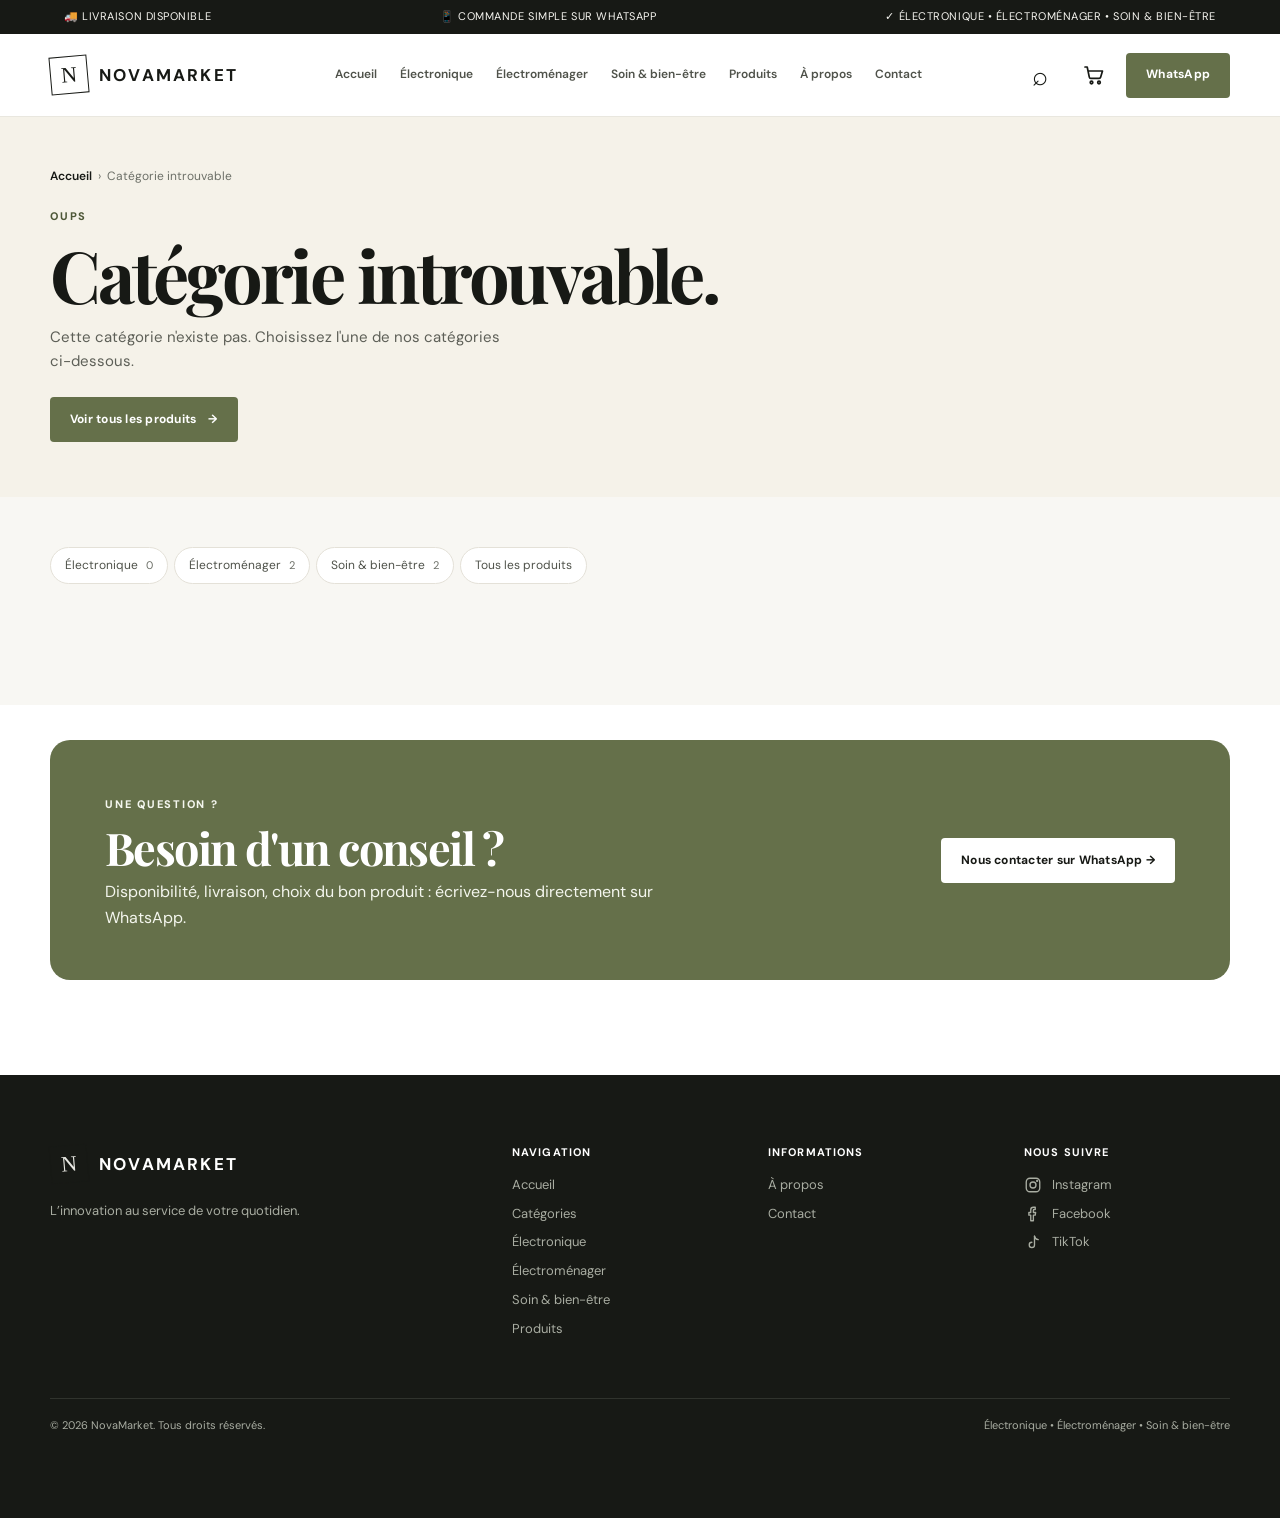
<file: categorie.html>
<!DOCTYPE html>
<html lang="fr">
<head>
  <meta charset="UTF-8">
  <meta name="viewport" content="width=device-width, initial-scale=1.0">
  <meta name="description" content="NovaMarket — produits par catégorie. Commande simple sur WhatsApp.">
  <title>Catégorie — NovaMarket</title>
  <link rel="preconnect" href="https://fonts.googleapis.com">
  <link rel="preconnect" href="https://fonts.gstatic.com" crossorigin>
  <link href="https://fonts.googleapis.com/css2?family=DM+Sans:wght@400;500;600;700;800&family=Playfair+Display:wght@700&display=swap" rel="stylesheet">
  <link rel="stylesheet" href="style.css">
  <link rel="icon" href="images/favicon.svg" type="image/svg+xml">

  <!-- Open Graph (aperçu des liens partagés, ex. sur WhatsApp) -->
  <!-- og:image : URL absolue obligatoire (domaine Vercel actuel) — à modifier si le site change de domaine. Image : images/og-image.jpg (1200 × 630 px). -->
  <meta property="og:site_name" content="NovaMarket">
  <meta property="og:locale" content="fr_FR">
  <meta property="og:type" content="website">
  <meta property="og:title" content="Catégorie — NovaMarket">
  <meta property="og:description" content="NovaMarket — produits par catégorie. Commande simple sur WhatsApp.">
  <meta property="og:image" content="https://novamarket-plum.vercel.app/images/og-image.jpg">
  <meta property="og:image:width" content="1200">
  <meta property="og:image:height" content="630">
</head>
<body>
  <a class="skip-link" href="#contenu">Aller au contenu</a>

  <div class="announcement">
    <div><span aria-hidden="true">🚚</span> Livraison disponible</div>
    <div><span aria-hidden="true">📱</span> Commande simple sur WhatsApp</div>
    <div><span aria-hidden="true">✓</span> Électronique • Électroménager • Soin &amp; bien-être</div>
  </div>

  <header class="site-header">
    <div class="container nav-wrap">
      <a class="brand" href="index.html" aria-label="NovaMarket accueil">
        <span class="brand-mark">N</span>
        <span>
          <strong>NOVAMARKET</strong>
        </span>
      </a>

      <button type="button" class="menu-toggle" id="menuToggle" aria-label="Ouvrir le menu" aria-controls="mainNav" aria-expanded="false">☰</button>

      <nav class="main-nav" id="mainNav" aria-label="Navigation principale">
        <a href="index.html">Accueil</a>
        <a href="categorie.html?cat=electronique" data-nav-category="electronique">Électronique</a>
        <a href="categorie.html?cat=electromenager" data-nav-category="electromenager">Électroménager</a>
        <a href="categorie.html?cat=bien-etre" data-nav-category="bien-etre">Soin &amp; bien-être</a>
        <a href="produits.html">Produits</a>
        <a href="apropos.html">À propos</a>
        <a href="index.html#contact">Contact</a>
        <a class="nav-whatsapp" data-whatsapp-link target="_blank" rel="noopener">Commander sur WhatsApp</a>
      </nav>

      <div class="nav-actions">
        <button type="button" class="icon-btn" id="searchBtn" aria-label="Rechercher" aria-haspopup="dialog">⌕</button>
        <a class="icon-btn cart-btn" href="panier.html" data-cart-link aria-label="Panier">
          <svg viewBox="0 0 24 24" width="24" height="24" fill="none" stroke="currentColor" stroke-width="1.7" stroke-linecap="round" stroke-linejoin="round" aria-hidden="true" focusable="false"><path d="M3 4h2.2l2.1 10.2a1.5 1.5 0 0 0 1.5 1.2h8.3a1.5 1.5 0 0 0 1.5-1.1L20.5 8H6.1"/><circle cx="9.5" cy="19.5" r="1.3"/><circle cx="17" cy="19.5" r="1.3"/></svg>
          <span class="cart-count" data-cart-count hidden>0</span>
        </a>
        <a class="whatsapp-btn" data-whatsapp-link data-off-label="WhatsApp bientôt" target="_blank" rel="noopener">WhatsApp</a>
      </div>
    </div>
  </header>

  <main id="contenu" tabindex="-1">
    <!-- Bannière générée par categorie.js à partir de CATEGORIES (data/products.js) -->
    <section class="category-hero" id="categoryHero">
      <div class="category-hero-image" id="categoryHeroImage"></div>
      <div class="container category-hero-content">
        <nav class="breadcrumb" aria-label="Fil d'Ariane" id="categoryBreadcrumb">
          <ol><li><a href="index.html">Accueil</a></li></ol>
        </nav>
        <span class="eyebrow" id="categoryEyebrow">CATÉGORIE</span>
        <h1 id="categoryTitle">Catégorie</h1>
        <p id="categoryDescription"></p>
        <div class="hero-actions" id="categoryActions"></div>
      </div>
    </section>

    <section class="section catalogue-section" id="categoryProducts">
      <div class="container">
        <p class="category-intro" id="categoryIntro" hidden></p>
        <nav class="category-chips" id="categoryChips" aria-label="Catégories"></nav>

        <div class="category-toolbar" id="categoryToolbar">
          <p class="catalogue-count" id="categoryCount" aria-live="polite"></p>
          <label class="sort-label">
            <span>Trier par</span>
            <select id="categorySort">
              <option value="default">Pertinence</option>
              <option value="price-asc">Prix croissant</option>
              <option value="price-desc">Prix décroissant</option>
              <option value="name">Nom (A → Z)</option>
            </select>
          </label>
        </div>

        <h2 class="sr-only">Produits de la catégorie</h2>
        <div class="product-grid" id="categoryGrid"></div>
        <div class="catalogue-empty" id="categoryEmpty" hidden>
          <p>Produits bientôt disponibles.</p>
          <a class="btn btn-dark" href="produits.html">Voir tous les produits <span aria-hidden="true">→</span></a>
        </div>
      </div>
    </section>

    <section class="contact-section">
      <div class="container contact-box">
        <div>
          <span class="eyebrow">UNE QUESTION ?</span>
          <h2>Besoin d'un conseil ?</h2>
          <p>Disponibilité, livraison, choix du bon produit : écrivez-nous directement sur WhatsApp.</p>
        </div>
        <a class="btn btn-dark" id="categoryContactWhatsapp" data-whatsapp-link target="_blank" rel="noopener">Nous contacter sur WhatsApp →</a>
      </div>
    </section>
  </main>

  <footer class="footer">
    <div class="container footer-grid">
      <div>
        <a class="brand footer-brand" href="index.html">
          <span class="brand-mark">N</span>
          <span><strong>NOVAMARKET</strong></span>
        </a>
        <p>L’innovation au service de votre quotidien.</p>
      </div>
      <div>
        <h2 class="footer-title">Navigation</h2>
        <a href="index.html">Accueil</a>
        <a href="index.html#categories">Catégories</a>
        <a href="categorie.html?cat=electronique">Électronique</a>
        <a href="categorie.html?cat=electromenager">Électroménager</a>
        <a href="categorie.html?cat=bien-etre">Soin &amp; bien-être</a>
        <a href="produits.html">Produits</a>
      </div>
      <div>
        <h2 class="footer-title">Informations</h2>
        <a href="apropos.html">À propos</a>
        <a href="index.html#contact">Contact</a>
      </div>
      <div class="footer-social">
        <h2 class="footer-title">Nous suivre</h2>
        <a data-social="instagram"><svg class="social-icon" viewBox="0 0 24 24" width="18" height="18" fill="none" stroke="currentColor" stroke-width="1.8" stroke-linecap="round" stroke-linejoin="round" aria-hidden="true" focusable="false"><rect x="3" y="3" width="18" height="18" rx="5"/><circle cx="12" cy="12" r="4"/><circle cx="17.5" cy="6.5" r=".6" fill="currentColor"/></svg><span>Instagram</span></a>
        <a data-social="facebook"><svg class="social-icon" viewBox="0 0 24 24" width="18" height="18" fill="none" stroke="currentColor" stroke-width="1.8" stroke-linecap="round" stroke-linejoin="round" aria-hidden="true" focusable="false"><path d="M15 3h-2.5A3.5 3.5 0 0 0 9 6.5V10H6.5v3.5H9V21h3.5v-7.5H15l.5-3.5h-3V7a1 1 0 0 1 1-1H15z"/></svg><span>Facebook</span></a>
        <a data-social="tiktok"><svg class="social-icon" viewBox="0 0 24 24" width="18" height="18" fill="none" stroke="currentColor" stroke-width="1.8" stroke-linecap="round" stroke-linejoin="round" aria-hidden="true" focusable="false"><path d="M14 3v11.5a3.5 3.5 0 1 1-3.5-3.5"/><path d="M14 3c.5 2.6 2.3 4.3 5 4.5"/></svg><span>TikTok</span></a>
      </div>
    </div>
    <div class="container footer-bottom">
      <span>© <span id="year"></span> NovaMarket. Tous droits réservés.</span>
      <span>Électronique • Électroménager • Soin &amp; bien-être</span>
    </div>
  </footer>

  <div class="search-modal" id="searchModal">
    <div class="search-panel" role="dialog" aria-modal="true" aria-labelledby="searchTitle">
      <button type="button" class="close-search" id="closeSearch" aria-label="Fermer la recherche">×</button>
      <span class="eyebrow">RECHERCHE</span>
      <h2 id="searchTitle">Que recherchez-vous ?</h2>
      <label class="sr-only" for="searchInput">Rechercher un produit</label>
      <input type="search" id="searchInput" placeholder="Ex. air fryer, hachoir, ceinture..." autocomplete="off">
      <div id="searchResults" class="search-results" aria-live="polite"></div>
    </div>
  </div>

  <script src="data/config.js"></script>
  <script src="data/products.js"></script>
  <script src="script.js"></script>
  <script src="categorie.js"></script>
</body>
</html>
</file>
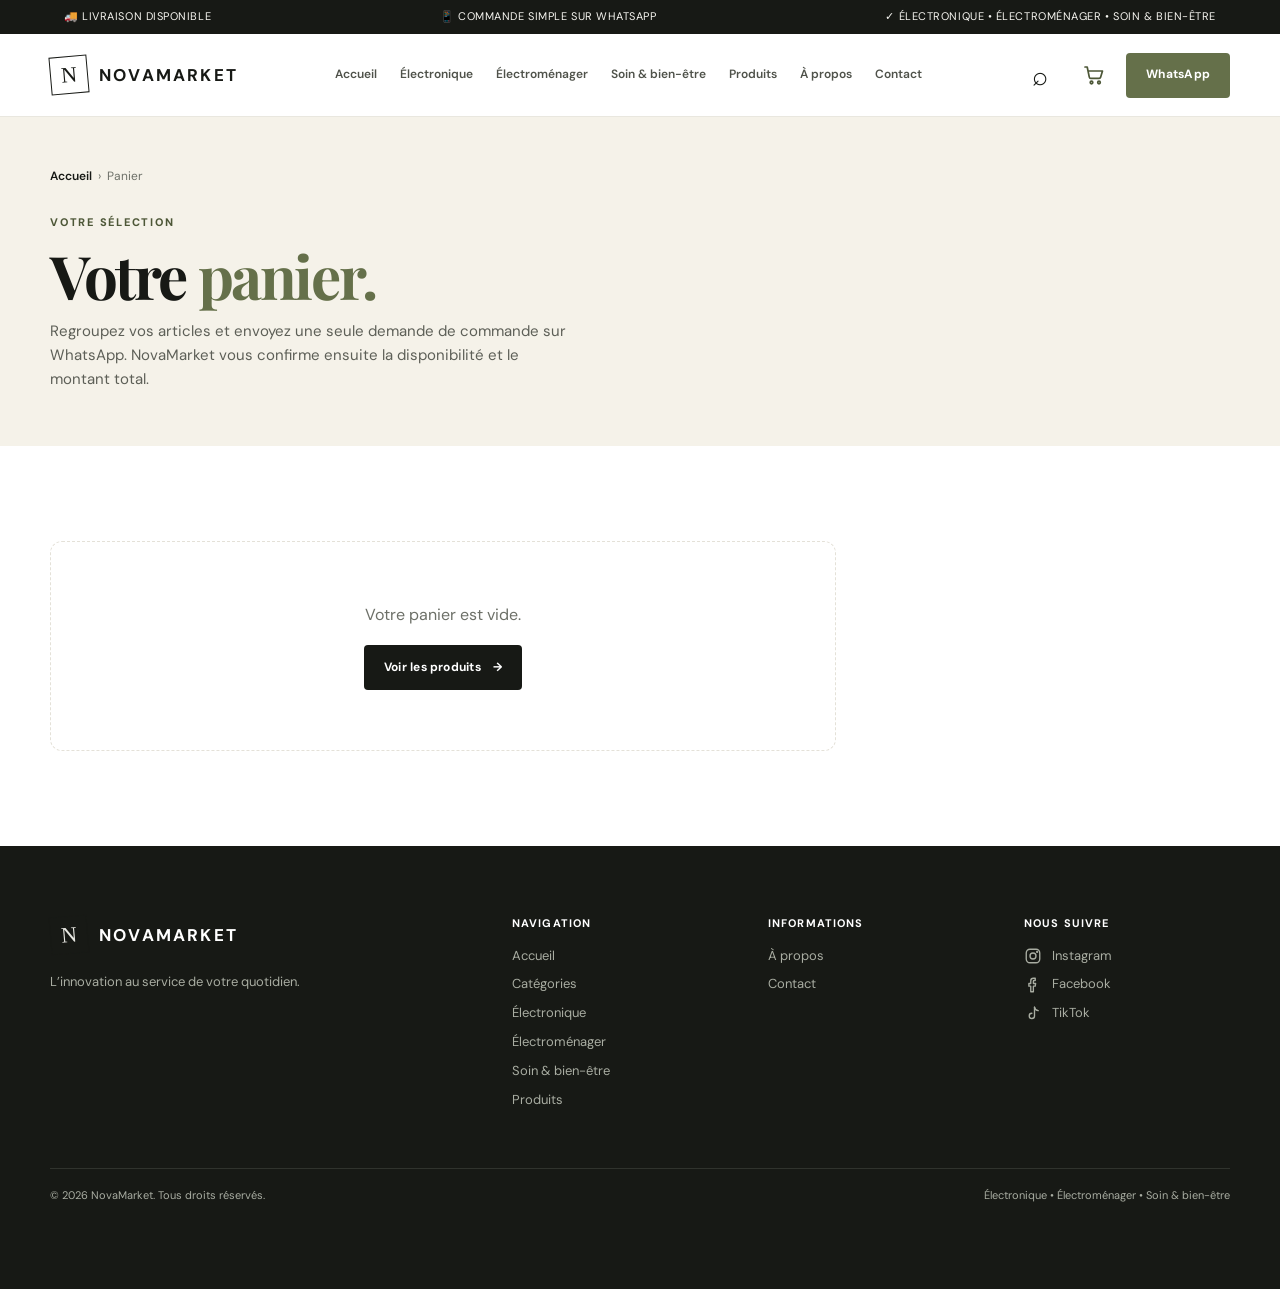
<file: panier.html>
<!DOCTYPE html>
<html lang="fr">
<head>
  <meta charset="UTF-8">
  <meta name="viewport" content="width=device-width, initial-scale=1.0">
  <meta name="description" content="Votre panier NovaMarket : regroupez vos articles et envoyez une seule demande de commande sur WhatsApp.">
  <meta name="robots" content="noindex">
  <title>Panier — NovaMarket</title>
  <link rel="preconnect" href="https://fonts.googleapis.com">
  <link rel="preconnect" href="https://fonts.gstatic.com" crossorigin>
  <link href="https://fonts.googleapis.com/css2?family=DM+Sans:wght@400;500;600;700;800&family=Playfair+Display:wght@700&display=swap" rel="stylesheet">
  <link rel="stylesheet" href="style.css">
  <link rel="icon" href="images/favicon.svg" type="image/svg+xml">

  <!-- Open Graph (aperçu des liens partagés, ex. sur WhatsApp) -->
  <!-- og:image : URL absolue obligatoire (domaine Vercel actuel) — à modifier si le site change de domaine. Image : images/og-image.jpg (1200 × 630 px). -->
  <meta property="og:site_name" content="NovaMarket">
  <meta property="og:locale" content="fr_FR">
  <meta property="og:type" content="website">
  <meta property="og:title" content="Panier — NovaMarket">
  <meta property="og:description" content="Votre panier NovaMarket : regroupez vos articles et envoyez une seule demande de commande sur WhatsApp.">
  <meta property="og:image" content="https://novamarket-plum.vercel.app/images/og-image.jpg">
  <meta property="og:image:width" content="1200">
  <meta property="og:image:height" content="630">
</head>
<body>
  <a class="skip-link" href="#contenu">Aller au contenu</a>

  <div class="announcement">
    <div><span aria-hidden="true">🚚</span> Livraison disponible</div>
    <div><span aria-hidden="true">📱</span> Commande simple sur WhatsApp</div>
    <div><span aria-hidden="true">✓</span> Électronique • Électroménager • Soin &amp; bien-être</div>
  </div>

  <header class="site-header">
    <div class="container nav-wrap">
      <a class="brand" href="index.html" aria-label="NovaMarket accueil">
        <span class="brand-mark">N</span>
        <span>
          <strong>NOVAMARKET</strong>
        </span>
      </a>

      <button type="button" class="menu-toggle" id="menuToggle" aria-label="Ouvrir le menu" aria-controls="mainNav" aria-expanded="false">☰</button>

      <nav class="main-nav" id="mainNav" aria-label="Navigation principale">
        <a href="index.html">Accueil</a>
        <a href="categorie.html?cat=electronique" data-nav-category="electronique">Électronique</a>
        <a href="categorie.html?cat=electromenager" data-nav-category="electromenager">Électroménager</a>
        <a href="categorie.html?cat=bien-etre" data-nav-category="bien-etre">Soin &amp; bien-être</a>
        <a href="produits.html">Produits</a>
        <a href="apropos.html">À propos</a>
        <a href="index.html#contact">Contact</a>
        <a class="nav-whatsapp" data-whatsapp-link target="_blank" rel="noopener">Commander sur WhatsApp</a>
      </nav>

      <div class="nav-actions">
        <button type="button" class="icon-btn" id="searchBtn" aria-label="Rechercher" aria-haspopup="dialog">⌕</button>
        <a class="icon-btn cart-btn active" href="panier.html" data-cart-link aria-label="Panier" aria-current="page">
          <svg viewBox="0 0 24 24" width="24" height="24" fill="none" stroke="currentColor" stroke-width="1.7" stroke-linecap="round" stroke-linejoin="round" aria-hidden="true" focusable="false"><path d="M3 4h2.2l2.1 10.2a1.5 1.5 0 0 0 1.5 1.2h8.3a1.5 1.5 0 0 0 1.5-1.1L20.5 8H6.1"/><circle cx="9.5" cy="19.5" r="1.3"/><circle cx="17" cy="19.5" r="1.3"/></svg>
          <span class="cart-count" data-cart-count hidden>0</span>
        </a>
        <a class="whatsapp-btn" data-whatsapp-link data-off-label="WhatsApp bientôt" target="_blank" rel="noopener">WhatsApp</a>
      </div>
    </div>
  </header>

  <main id="contenu" tabindex="-1">
    <section class="page-hero">
      <div class="container">
        <nav class="breadcrumb" aria-label="Fil d'Ariane">
          <ol><li><a href="index.html">Accueil</a></li><li><span aria-current="page">Panier</span></li></ol>
        </nav>
        <span class="eyebrow">VOTRE SÉLECTION</span>
        <h1>Votre <em>panier.</em></h1>
        <p>Regroupez vos articles et envoyez une seule demande de commande sur WhatsApp. NovaMarket vous confirme ensuite la disponibilité et le montant total.</p>
      </div>
    </section>

    <!-- Contenu généré par panier.js à partir du panier enregistré et de data/products.js -->
    <section class="section cart-section">
      <div class="container cart-layout">
        <div class="cart-main">
          <h2 class="sr-only" id="cartListTitle" tabindex="-1">Articles du panier</h2>
          <div class="cart-notice" id="cartNotice" role="status" hidden></div>
          <div class="cart-list" id="cartList"></div>
          <div class="catalogue-empty" id="cartEmpty" hidden>
            <p>Votre panier est vide.</p>
            <a class="btn btn-dark" href="produits.html" id="cartEmptyLink">Voir les produits <span aria-hidden="true">→</span></a>
          </div>
        </div>

        <aside class="cart-summary" id="cartSummary" aria-labelledby="cartSummaryTitle" hidden>
          <h2 class="sidebar-title" id="cartSummaryTitle">Récapitulatif</h2>
          <dl class="cart-totals">
            <div><dt>Total des articles</dt><dd id="cartTotal"></dd></div>
            <div><dt>Livraison</dt><dd>À confirmer</dd></div>
          </dl>
          <p class="cart-total-note" id="cartTotalNote" hidden></p>
          <p class="cart-delivery" id="cartDelivery"></p>

          <form class="cart-form" id="cartForm" novalidate>
            <p class="cart-form-intro">Pour préparer votre message (facultatif) :</p>
            <label for="cartName">Nom <span>(facultatif)</span></label>
            <input type="text" id="cartName" maxlength="60" autocomplete="off">
            <label for="cartPlace">Ville / quartier <span>(facultatif)</span></label>
            <input type="text" id="cartPlace" maxlength="80" autocomplete="off">
            <label for="cartDetails">Précisions de livraison <span>(facultatif)</span></label>
            <textarea id="cartDetails" maxlength="300" rows="3" autocomplete="off" placeholder="Point de repère, horaire souhaité..."></textarea>
            <p class="cart-privacy">Ces informations ne sont pas enregistrées : elles servent uniquement à préparer votre message WhatsApp.</p>

            <a class="btn btn-primary btn-cart-send" id="cartSend" target="_blank" rel="noopener">Envoyer ma demande sur WhatsApp</a>
            <p class="order-note" id="cartSendNote"></p>
          </form>

          <p class="cart-legal">Votre commande n'est ni payée ni confirmée tant que NovaMarket ne l'a pas validée sur WhatsApp.</p>
          <button type="button" class="cart-clear" id="cartClear">Vider le panier</button>
        </aside>
      </div>
    </section>
  </main>

  <footer class="footer">
    <div class="container footer-grid">
      <div>
        <a class="brand footer-brand" href="index.html">
          <span class="brand-mark">N</span>
          <span><strong>NOVAMARKET</strong></span>
        </a>
        <p>L’innovation au service de votre quotidien.</p>
      </div>
      <div>
        <h2 class="footer-title">Navigation</h2>
        <a href="index.html">Accueil</a>
        <a href="index.html#categories">Catégories</a>
        <a href="categorie.html?cat=electronique">Électronique</a>
        <a href="categorie.html?cat=electromenager">Électroménager</a>
        <a href="categorie.html?cat=bien-etre">Soin &amp; bien-être</a>
        <a href="produits.html">Produits</a>
      </div>
      <div>
        <h2 class="footer-title">Informations</h2>
        <a href="apropos.html">À propos</a>
        <a href="index.html#contact">Contact</a>
      </div>
      <div class="footer-social">
        <h2 class="footer-title">Nous suivre</h2>
        <a data-social="instagram"><svg class="social-icon" viewBox="0 0 24 24" width="18" height="18" fill="none" stroke="currentColor" stroke-width="1.8" stroke-linecap="round" stroke-linejoin="round" aria-hidden="true" focusable="false"><rect x="3" y="3" width="18" height="18" rx="5"/><circle cx="12" cy="12" r="4"/><circle cx="17.5" cy="6.5" r=".6" fill="currentColor"/></svg><span>Instagram</span></a>
        <a data-social="facebook"><svg class="social-icon" viewBox="0 0 24 24" width="18" height="18" fill="none" stroke="currentColor" stroke-width="1.8" stroke-linecap="round" stroke-linejoin="round" aria-hidden="true" focusable="false"><path d="M15 3h-2.5A3.5 3.5 0 0 0 9 6.5V10H6.5v3.5H9V21h3.5v-7.5H15l.5-3.5h-3V7a1 1 0 0 1 1-1H15z"/></svg><span>Facebook</span></a>
        <a data-social="tiktok"><svg class="social-icon" viewBox="0 0 24 24" width="18" height="18" fill="none" stroke="currentColor" stroke-width="1.8" stroke-linecap="round" stroke-linejoin="round" aria-hidden="true" focusable="false"><path d="M14 3v11.5a3.5 3.5 0 1 1-3.5-3.5"/><path d="M14 3c.5 2.6 2.3 4.3 5 4.5"/></svg><span>TikTok</span></a>
      </div>
    </div>
    <div class="container footer-bottom">
      <span>© <span id="year"></span> NovaMarket. Tous droits réservés.</span>
      <span>Électronique • Électroménager • Soin &amp; bien-être</span>
    </div>
  </footer>

  <div class="search-modal" id="searchModal">
    <div class="search-panel" role="dialog" aria-modal="true" aria-labelledby="searchTitle">
      <button type="button" class="close-search" id="closeSearch" aria-label="Fermer la recherche">×</button>
      <span class="eyebrow">RECHERCHE</span>
      <h2 id="searchTitle">Que recherchez-vous ?</h2>
      <label class="sr-only" for="searchInput">Rechercher un produit</label>
      <input type="search" id="searchInput" placeholder="Ex. air fryer, hachoir, ceinture..." autocomplete="off">
      <div id="searchResults" class="search-results" aria-live="polite"></div>
    </div>
  </div>

  <script src="data/config.js"></script>
  <script src="data/products.js"></script>
  <script src="script.js"></script>
  <script src="panier.js"></script>
</body>
</html>
</file>
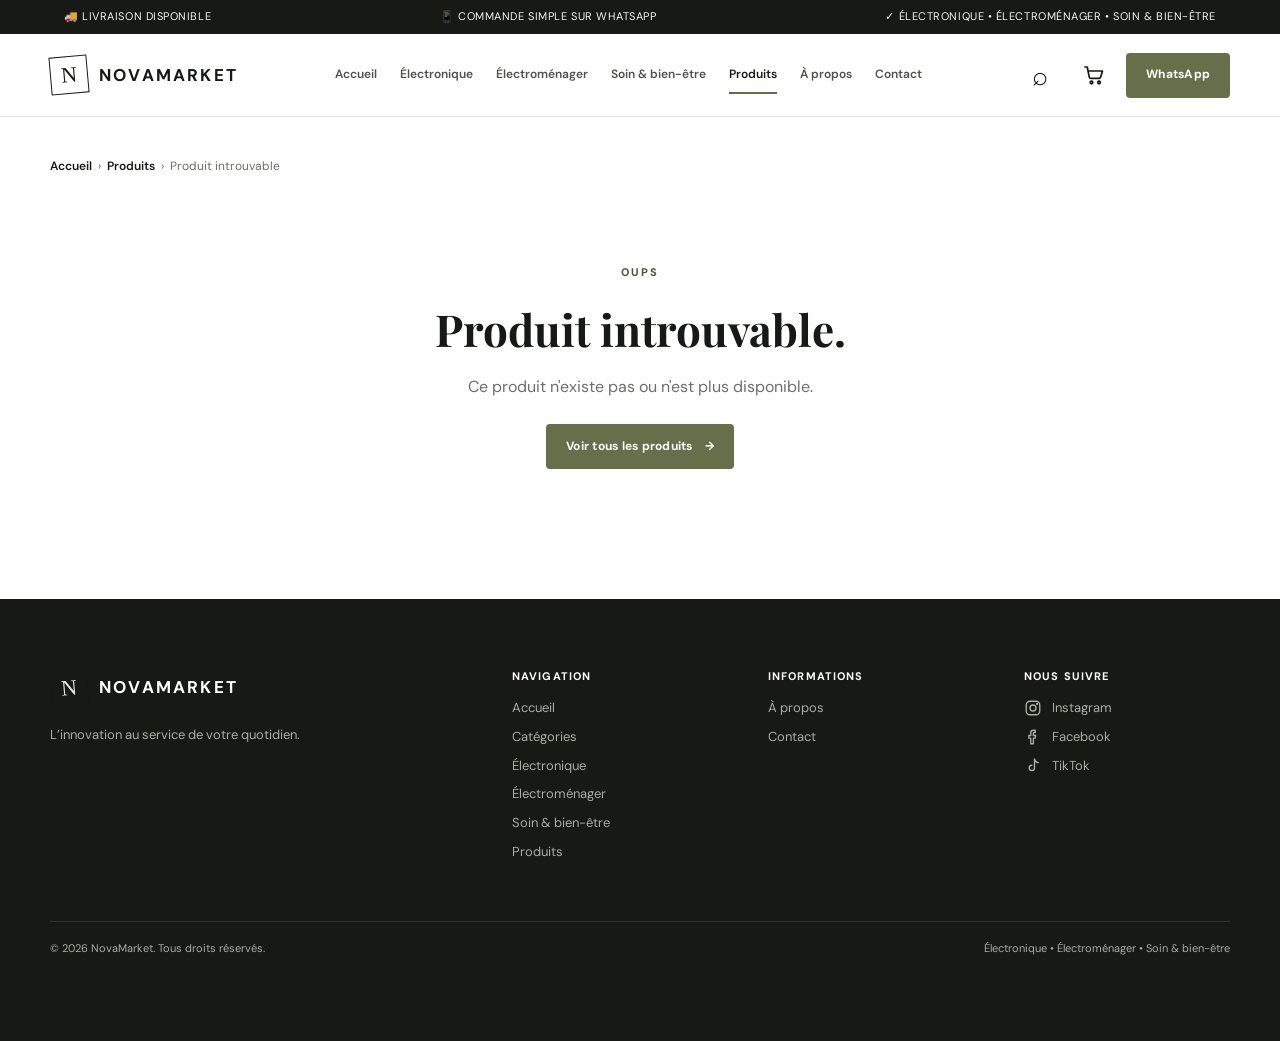
<file: produit.html>
<!DOCTYPE html>
<html lang="fr">
<head>
  <meta charset="UTF-8">
  <meta name="viewport" content="width=device-width, initial-scale=1.0">
  <meta name="description" content="NovaMarket — fiche produit. Commande simple sur WhatsApp.">
  <title>Produit — NovaMarket</title>
  <link rel="preconnect" href="https://fonts.googleapis.com">
  <link rel="preconnect" href="https://fonts.gstatic.com" crossorigin>
  <link href="https://fonts.googleapis.com/css2?family=DM+Sans:wght@400;500;600;700;800&family=Playfair+Display:wght@700&display=swap" rel="stylesheet">
  <link rel="stylesheet" href="style.css">
  <link rel="icon" href="images/favicon.svg" type="image/svg+xml">

  <!-- Open Graph (aperçu des liens partagés, ex. sur WhatsApp) -->
  <!-- og:image : URL absolue obligatoire (domaine Vercel actuel) — à modifier si le site change de domaine. Image : images/og-image.jpg (1200 × 630 px). -->
  <meta property="og:site_name" content="NovaMarket">
  <meta property="og:locale" content="fr_FR">
  <meta property="og:type" content="website">
  <meta property="og:title" content="Produit — NovaMarket">
  <meta property="og:description" content="NovaMarket — fiche produit. Commande simple sur WhatsApp.">
  <meta property="og:image" content="https://novamarket-plum.vercel.app/images/og-image.jpg">
  <meta property="og:image:width" content="1200">
  <meta property="og:image:height" content="630">
</head>
<body>
  <a class="skip-link" href="#contenu">Aller au contenu</a>

  <div class="announcement">
    <div><span aria-hidden="true">🚚</span> Livraison disponible</div>
    <div><span aria-hidden="true">📱</span> Commande simple sur WhatsApp</div>
    <div><span aria-hidden="true">✓</span> Électronique • Électroménager • Soin &amp; bien-être</div>
  </div>

  <header class="site-header">
    <div class="container nav-wrap">
      <a class="brand" href="index.html" aria-label="NovaMarket accueil">
        <span class="brand-mark">N</span>
        <span>
          <strong>NOVAMARKET</strong>
        </span>
      </a>

      <button type="button" class="menu-toggle" id="menuToggle" aria-label="Ouvrir le menu" aria-controls="mainNav" aria-expanded="false">☰</button>

      <nav class="main-nav" id="mainNav" aria-label="Navigation principale">
        <a href="index.html">Accueil</a>
        <a href="categorie.html?cat=electronique" data-nav-category="electronique">Électronique</a>
        <a href="categorie.html?cat=electromenager" data-nav-category="electromenager">Électroménager</a>
        <a href="categorie.html?cat=bien-etre" data-nav-category="bien-etre">Soin &amp; bien-être</a>
        <a class="active" href="produits.html">Produits</a>
        <a href="apropos.html">À propos</a>
        <a href="index.html#contact">Contact</a>
        <a class="nav-whatsapp" data-whatsapp-link target="_blank" rel="noopener">Commander sur WhatsApp</a>
      </nav>

      <div class="nav-actions">
        <button type="button" class="icon-btn" id="searchBtn" aria-label="Rechercher" aria-haspopup="dialog">⌕</button>
        <a class="icon-btn cart-btn" href="panier.html" data-cart-link aria-label="Panier">
          <svg viewBox="0 0 24 24" width="24" height="24" fill="none" stroke="currentColor" stroke-width="1.7" stroke-linecap="round" stroke-linejoin="round" aria-hidden="true" focusable="false"><path d="M3 4h2.2l2.1 10.2a1.5 1.5 0 0 0 1.5 1.2h8.3a1.5 1.5 0 0 0 1.5-1.1L20.5 8H6.1"/><circle cx="9.5" cy="19.5" r="1.3"/><circle cx="17" cy="19.5" r="1.3"/></svg>
          <span class="cart-count" data-cart-count hidden>0</span>
        </a>
        <a class="whatsapp-btn" data-whatsapp-link data-off-label="WhatsApp bientôt" target="_blank" rel="noopener">WhatsApp</a>
      </div>
    </div>
  </header>

  <main id="contenu" tabindex="-1">
    <section class="product-page">
      <div class="container">
        <nav class="breadcrumb" aria-label="Fil d'Ariane" id="productBreadcrumb">
          <ol><li><a href="index.html">Accueil</a></li><li><a href="produits.html">Produits</a></li></ol>
        </nav>
        <!-- Contenu généré par produit.js à partir de data/products.js -->
        <div id="productDetail"></div>
      </div>
    </section>

    <section class="section related-section" id="relatedSection" hidden>
      <div class="container">
        <div class="section-heading">
          <div>
            <span class="eyebrow">PRODUITS SIMILAIRES</span>
            <h2>Vous aimerez <em>aussi.</em></h2>
          </div>
          <a class="text-link" id="relatedLink" href="produits.html">Voir la catégorie →</a>
        </div>
        <div class="product-grid related-grid" id="relatedGrid"></div>
      </div>
    </section>
  </main>

  <footer class="footer">
    <div class="container footer-grid">
      <div>
        <a class="brand footer-brand" href="index.html">
          <span class="brand-mark">N</span>
          <span><strong>NOVAMARKET</strong></span>
        </a>
        <p>L’innovation au service de votre quotidien.</p>
      </div>
      <div>
        <h2 class="footer-title">Navigation</h2>
        <a href="index.html">Accueil</a>
        <a href="index.html#categories">Catégories</a>
        <a href="categorie.html?cat=electronique">Électronique</a>
        <a href="categorie.html?cat=electromenager">Électroménager</a>
        <a href="categorie.html?cat=bien-etre">Soin &amp; bien-être</a>
        <a href="produits.html">Produits</a>
      </div>
      <div>
        <h2 class="footer-title">Informations</h2>
        <a href="apropos.html">À propos</a>
        <a href="index.html#contact">Contact</a>
      </div>
      <div class="footer-social">
        <h2 class="footer-title">Nous suivre</h2>
        <a data-social="instagram"><svg class="social-icon" viewBox="0 0 24 24" width="18" height="18" fill="none" stroke="currentColor" stroke-width="1.8" stroke-linecap="round" stroke-linejoin="round" aria-hidden="true" focusable="false"><rect x="3" y="3" width="18" height="18" rx="5"/><circle cx="12" cy="12" r="4"/><circle cx="17.5" cy="6.5" r=".6" fill="currentColor"/></svg><span>Instagram</span></a>
        <a data-social="facebook"><svg class="social-icon" viewBox="0 0 24 24" width="18" height="18" fill="none" stroke="currentColor" stroke-width="1.8" stroke-linecap="round" stroke-linejoin="round" aria-hidden="true" focusable="false"><path d="M15 3h-2.5A3.5 3.5 0 0 0 9 6.5V10H6.5v3.5H9V21h3.5v-7.5H15l.5-3.5h-3V7a1 1 0 0 1 1-1H15z"/></svg><span>Facebook</span></a>
        <a data-social="tiktok"><svg class="social-icon" viewBox="0 0 24 24" width="18" height="18" fill="none" stroke="currentColor" stroke-width="1.8" stroke-linecap="round" stroke-linejoin="round" aria-hidden="true" focusable="false"><path d="M14 3v11.5a3.5 3.5 0 1 1-3.5-3.5"/><path d="M14 3c.5 2.6 2.3 4.3 5 4.5"/></svg><span>TikTok</span></a>
      </div>
    </div>
    <div class="container footer-bottom">
      <span>© <span id="year"></span> NovaMarket. Tous droits réservés.</span>
      <span>Électronique • Électroménager • Soin &amp; bien-être</span>
    </div>
  </footer>

  <div class="search-modal" id="searchModal">
    <div class="search-panel" role="dialog" aria-modal="true" aria-labelledby="searchTitle">
      <button type="button" class="close-search" id="closeSearch" aria-label="Fermer la recherche">×</button>
      <span class="eyebrow">RECHERCHE</span>
      <h2 id="searchTitle">Que recherchez-vous ?</h2>
      <label class="sr-only" for="searchInput">Rechercher un produit</label>
      <input type="search" id="searchInput" placeholder="Ex. air fryer, hachoir, ceinture..." autocomplete="off">
      <div id="searchResults" class="search-results" aria-live="polite"></div>
    </div>
  </div>

  <script src="data/config.js"></script>
  <script src="data/products.js"></script>
  <script src="script.js"></script>
  <script src="produit.js"></script>
</body>
</html>
</file>
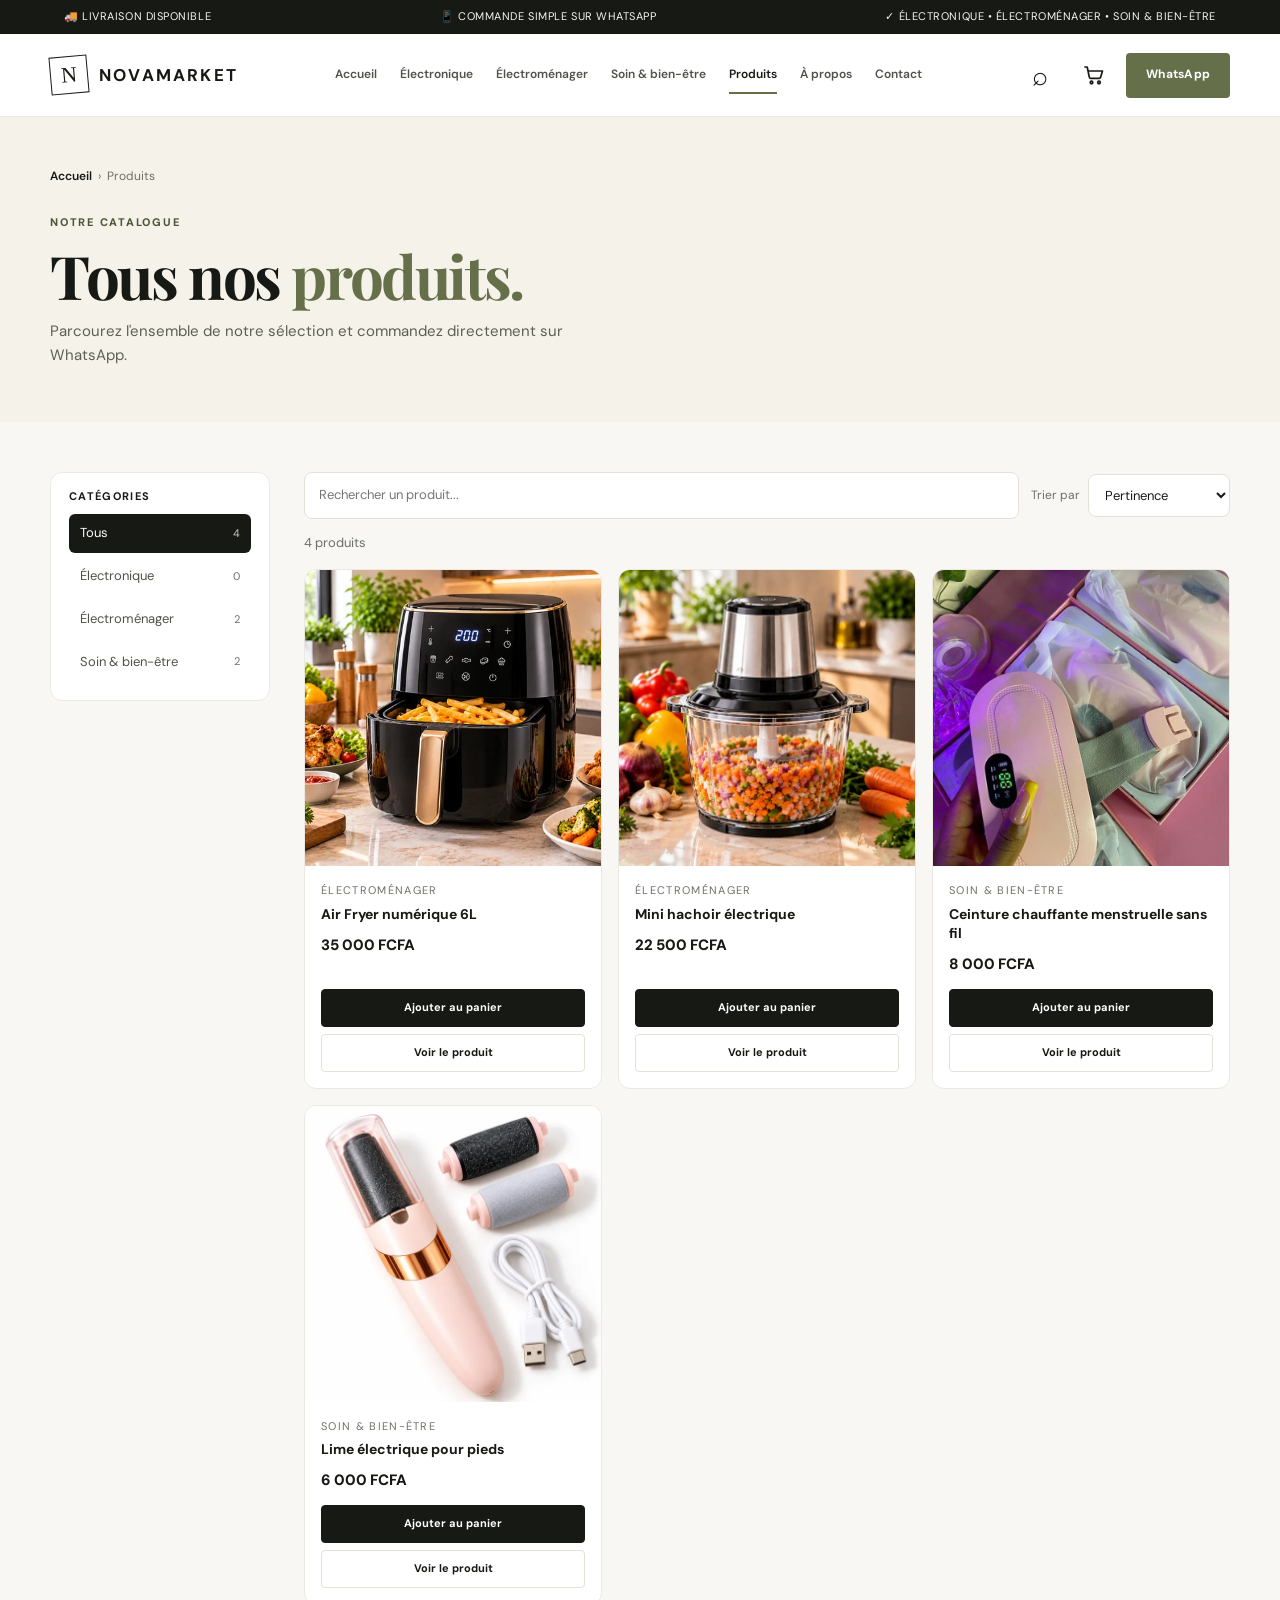
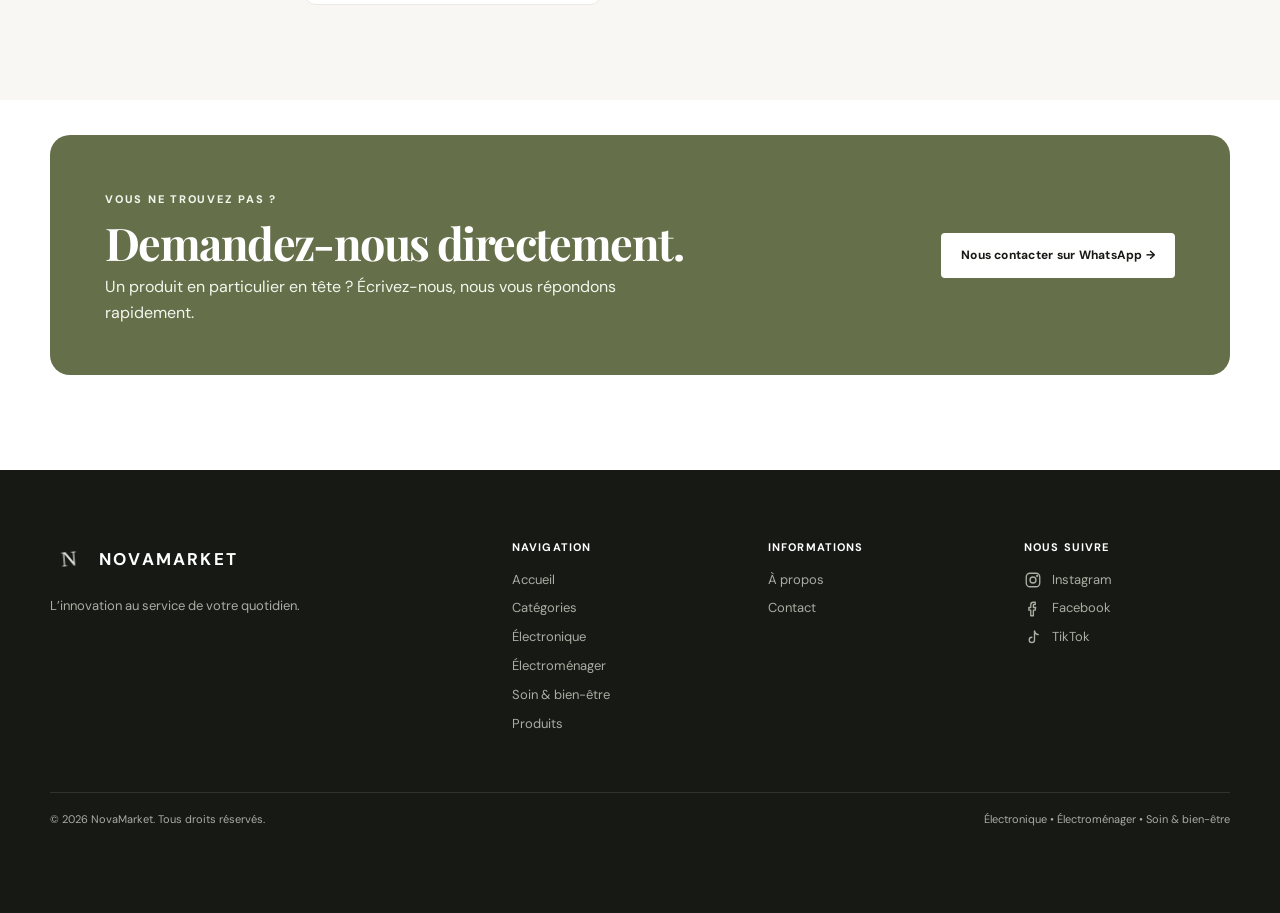
<file: produits.html>
<!DOCTYPE html>
<html lang="fr">
<head>
  <meta charset="UTF-8">
  <meta name="viewport" content="width=device-width, initial-scale=1.0">
  <meta name="description" content="Produits NovaMarket — tous nos produits : électronique, électroménager, soin et bien-être. Commande simple sur WhatsApp.">
  <title>Produits — NovaMarket</title>
  <link rel="preconnect" href="https://fonts.googleapis.com">
  <link rel="preconnect" href="https://fonts.gstatic.com" crossorigin>
  <link href="https://fonts.googleapis.com/css2?family=DM+Sans:wght@400;500;600;700;800&family=Playfair+Display:wght@700&display=swap" rel="stylesheet">
  <link rel="stylesheet" href="style.css">
  <link rel="icon" href="images/favicon.svg" type="image/svg+xml">

  <!-- Open Graph (aperçu des liens partagés, ex. sur WhatsApp) -->
  <!-- og:image : URL absolue obligatoire (domaine Vercel actuel) — à modifier si le site change de domaine. Image : images/og-image.jpg (1200 × 630 px). -->
  <meta property="og:site_name" content="NovaMarket">
  <meta property="og:locale" content="fr_FR">
  <meta property="og:type" content="website">
  <meta property="og:title" content="Produits — NovaMarket">
  <meta property="og:description" content="Produits NovaMarket — tous nos produits : électronique, électroménager, soin et bien-être. Commande simple sur WhatsApp.">
  <meta property="og:image" content="https://novamarket-plum.vercel.app/images/og-image.jpg">
  <meta property="og:image:width" content="1200">
  <meta property="og:image:height" content="630">
</head>
<body>
  <a class="skip-link" href="#contenu">Aller au contenu</a>

  <div class="announcement">
    <div><span aria-hidden="true">🚚</span> Livraison disponible</div>
    <div><span aria-hidden="true">📱</span> Commande simple sur WhatsApp</div>
    <div><span aria-hidden="true">✓</span> Électronique • Électroménager • Soin &amp; bien-être</div>
  </div>

  <header class="site-header">
    <div class="container nav-wrap">
      <a class="brand" href="index.html" aria-label="NovaMarket accueil">
        <span class="brand-mark">N</span>
        <span>
          <strong>NOVAMARKET</strong>
        </span>
      </a>

      <button type="button" class="menu-toggle" id="menuToggle" aria-label="Ouvrir le menu" aria-controls="mainNav" aria-expanded="false">☰</button>

      <nav class="main-nav" id="mainNav" aria-label="Navigation principale">
        <a href="index.html">Accueil</a>
        <a href="categorie.html?cat=electronique" data-nav-category="electronique">Électronique</a>
        <a href="categorie.html?cat=electromenager" data-nav-category="electromenager">Électroménager</a>
        <a href="categorie.html?cat=bien-etre" data-nav-category="bien-etre">Soin &amp; bien-être</a>
        <a class="active" href="produits.html" aria-current="page">Produits</a>
        <a href="apropos.html">À propos</a>
        <a href="index.html#contact">Contact</a>
        <a class="nav-whatsapp" data-whatsapp-link target="_blank" rel="noopener">Commander sur WhatsApp</a>
      </nav>

      <div class="nav-actions">
        <button type="button" class="icon-btn" id="searchBtn" aria-label="Rechercher" aria-haspopup="dialog">⌕</button>
        <a class="icon-btn cart-btn" href="panier.html" data-cart-link aria-label="Panier">
          <svg viewBox="0 0 24 24" width="24" height="24" fill="none" stroke="currentColor" stroke-width="1.7" stroke-linecap="round" stroke-linejoin="round" aria-hidden="true" focusable="false"><path d="M3 4h2.2l2.1 10.2a1.5 1.5 0 0 0 1.5 1.2h8.3a1.5 1.5 0 0 0 1.5-1.1L20.5 8H6.1"/><circle cx="9.5" cy="19.5" r="1.3"/><circle cx="17" cy="19.5" r="1.3"/></svg>
          <span class="cart-count" data-cart-count hidden>0</span>
        </a>
        <a class="whatsapp-btn" data-whatsapp-link data-off-label="WhatsApp bientôt" target="_blank" rel="noopener">WhatsApp</a>
      </div>
    </div>
  </header>

  <main id="contenu" tabindex="-1">
    <section class="page-hero">
      <div class="container">
        <nav class="breadcrumb" aria-label="Fil d'Ariane">
          <ol><li><a href="index.html">Accueil</a></li><li><span aria-current="page">Produits</span></li></ol>
        </nav>
        <span class="eyebrow">NOTRE CATALOGUE</span>
        <h1>Tous nos <em>produits.</em></h1>
        <p>Parcourez l'ensemble de notre sélection et commandez directement sur WhatsApp.</p>
      </div>
    </section>

    <section class="section catalogue-section">
      <div class="container catalogue-layout">
        <aside class="catalogue-sidebar" aria-label="Filtres">
          <h2 class="sidebar-title">Catégories</h2>
          <div class="category-list" id="categoryList"></div>
        </aside>

        <div class="catalogue-main">
          <div class="catalogue-toolbar">
            <input type="search" id="catalogueSearch" class="catalogue-search" placeholder="Rechercher un produit..." autocomplete="off" aria-label="Rechercher dans le catalogue">
            <label class="sort-label">
              <span>Trier par</span>
              <select id="sortSelect">
                <option value="default">Pertinence</option>
                <option value="price-asc">Prix croissant</option>
                <option value="price-desc">Prix décroissant</option>
                <option value="name">Nom (A → Z)</option>
              </select>
            </label>
          </div>

          <div class="catalogue-meta">
            <p class="catalogue-count" id="catalogueCount" aria-live="polite"></p>
            <a class="text-link" id="categoryPageLink" href="produits.html" hidden></a>
          </div>
          <h2 class="sr-only">Liste des produits</h2>
          <div class="product-grid catalogue-grid" id="catalogueGrid"></div>
          <div class="catalogue-empty" id="catalogueEmpty" hidden>
            <p id="catalogueEmptyText">Aucun produit ne correspond à votre recherche.</p>
            <button type="button" class="btn btn-dark" id="resetFilters">Réinitialiser les filtres</button>
          </div>
        </div>
      </div>
    </section>

    <section class="contact-section" id="contact">
      <div class="container contact-box">
        <div>
          <span class="eyebrow">VOUS NE TROUVEZ PAS ?</span>
          <h2>Demandez-nous directement.</h2>
          <p>Un produit en particulier en tête ? Écrivez-nous, nous vous répondons rapidement.</p>
        </div>
        <a class="btn btn-dark" data-whatsapp-link target="_blank" rel="noopener">Nous contacter sur WhatsApp →</a>
      </div>
    </section>
  </main>

  <footer class="footer">
    <div class="container footer-grid">
      <div>
        <a class="brand footer-brand" href="index.html">
          <span class="brand-mark">N</span>
          <span><strong>NOVAMARKET</strong></span>
        </a>
        <p>L’innovation au service de votre quotidien.</p>
      </div>
      <div>
        <h2 class="footer-title">Navigation</h2>
        <a href="index.html">Accueil</a>
        <a href="index.html#categories">Catégories</a>
        <a href="categorie.html?cat=electronique">Électronique</a>
        <a href="categorie.html?cat=electromenager">Électroménager</a>
        <a href="categorie.html?cat=bien-etre">Soin &amp; bien-être</a>
        <a href="produits.html">Produits</a>
      </div>
      <div>
        <h2 class="footer-title">Informations</h2>
        <a href="apropos.html">À propos</a>
        <a href="index.html#contact">Contact</a>
      </div>
      <div class="footer-social">
        <h2 class="footer-title">Nous suivre</h2>
        <a data-social="instagram"><svg class="social-icon" viewBox="0 0 24 24" width="18" height="18" fill="none" stroke="currentColor" stroke-width="1.8" stroke-linecap="round" stroke-linejoin="round" aria-hidden="true" focusable="false"><rect x="3" y="3" width="18" height="18" rx="5"/><circle cx="12" cy="12" r="4"/><circle cx="17.5" cy="6.5" r=".6" fill="currentColor"/></svg><span>Instagram</span></a>
        <a data-social="facebook"><svg class="social-icon" viewBox="0 0 24 24" width="18" height="18" fill="none" stroke="currentColor" stroke-width="1.8" stroke-linecap="round" stroke-linejoin="round" aria-hidden="true" focusable="false"><path d="M15 3h-2.5A3.5 3.5 0 0 0 9 6.5V10H6.5v3.5H9V21h3.5v-7.5H15l.5-3.5h-3V7a1 1 0 0 1 1-1H15z"/></svg><span>Facebook</span></a>
        <a data-social="tiktok"><svg class="social-icon" viewBox="0 0 24 24" width="18" height="18" fill="none" stroke="currentColor" stroke-width="1.8" stroke-linecap="round" stroke-linejoin="round" aria-hidden="true" focusable="false"><path d="M14 3v11.5a3.5 3.5 0 1 1-3.5-3.5"/><path d="M14 3c.5 2.6 2.3 4.3 5 4.5"/></svg><span>TikTok</span></a>
      </div>
    </div>
    <div class="container footer-bottom">
      <span>© <span id="year"></span> NovaMarket. Tous droits réservés.</span>
      <span>Électronique • Électroménager • Soin &amp; bien-être</span>
    </div>
  </footer>

  <div class="search-modal" id="searchModal">
    <div class="search-panel" role="dialog" aria-modal="true" aria-labelledby="searchTitle">
      <button type="button" class="close-search" id="closeSearch" aria-label="Fermer la recherche">×</button>
      <span class="eyebrow">RECHERCHE</span>
      <h2 id="searchTitle">Que recherchez-vous ?</h2>
      <label class="sr-only" for="searchInput">Rechercher un produit</label>
      <input type="search" id="searchInput" placeholder="Ex. air fryer, hachoir, ceinture..." autocomplete="off">
      <div id="searchResults" class="search-results" aria-live="polite"></div>
    </div>
  </div>

  <script src="data/config.js"></script>
  <script src="data/products.js"></script>
  <script src="script.js"></script>
  <script src="produits.js"></script>
</body>
</html>
</file>
<file: style.css>
:root {
  --ink: #171915;
  --muted: #6d7068;
  --olive: #65704a;
  --olive-dark: #4d5737;
  --cream: #f5f2e9;
  --sand: #e9e4d7;
  --line: #e4e1d8;
  --radius: 16px;
  --shadow: 0 18px 45px rgba(28, 31, 22, .10);
  /* Doré NovaMarket : accent premium de la fiche produit (pas du reste du site) */
  --gold: #C99616;        /* bordures, survols, miniature active */
  --gold-strong: #B5850F; /* doré portant du texte (prix, bouton) : contraste ≥ 3:1 en gros texte */
  --gold-dark: #97700C;   /* survol du bouton doré */
  --gold-light: #F6E6A6;  /* badges et onglet actif (texte noir) */
  --stage-bg: #F7F6F1;    /* fond blanc cassé des images produit */
  --header-h: 82px; /* hauteur du header fixe : utilisée pour le décalage des ancres */
}

* { box-sizing: border-box; }
html { scroll-behavior: smooth; }
body {
  margin: 0;
  color: var(--ink);
  background: #fff;
  font-family: "DM Sans", sans-serif;
  line-height: 1.6;
}
img { display: block; width: 100%; }
a { color: inherit; text-decoration: none; }
button, input, select { font: inherit; }
[hidden] { display: none !important; }

/* Le header fixe ne masque pas la cible d'une ancre (#contact, #produits, #categories...) */
[id] { scroll-margin-top: calc(var(--header-h) + 12px); }

/* Accessibilité : focus clavier visible, texte réservé aux lecteurs d'écran, lien d'évitement */
:focus-visible { outline: 2px solid var(--olive); outline-offset: 2px; }
main:focus { outline: none; }
.sr-only {
  position: absolute; width: 1px; height: 1px; padding: 0; margin: -1px;
  overflow: hidden; clip: rect(0 0 0 0); white-space: nowrap; border: 0;
}
.skip-link {
  position: absolute; left: 16px; top: -60px; z-index: 300;
  background: var(--ink); color: #fff; padding: 10px 16px; border-radius: 4px;
  font-size: 13px; font-weight: 700; transition: top .2s;
}
.skip-link:focus { top: 12px; }

.container { width: min(1180px, calc(100% - 48px)); margin: 0 auto; }

.announcement {
  min-height: 34px;
  padding: 8px 5%;
  background: #171915;
  color: #f7f6f1;
  display: flex;
  justify-content: space-between;
  gap: 18px;
  font-size: 11px;
  letter-spacing: .05em;
  text-transform: uppercase;
}

/* ---------- Header ---------- */
.site-header {
  position: sticky;
  top: 0;
  z-index: 50;
  background: rgba(255,255,255,.94);
  backdrop-filter: blur(16px);
  border-bottom: 1px solid rgba(228,225,216,.8);
}
.nav-wrap { min-height: var(--header-h); display: flex; align-items: center; gap: 30px; }
.brand { display: inline-flex; align-items: center; gap: 11px; flex-shrink: 0; }
.brand-mark {
  width: 38px; height: 38px; border: 1px solid var(--ink);
  display: grid; place-items: center; font-family: Georgia, serif;
  font-size: 22px; transform: rotate(-5deg);
}
.brand strong { display: block; letter-spacing: .13em; font-size: 17px; line-height: 1.1; }

.main-nav { display: flex; align-items: center; justify-content: center; gap: 23px; flex: 1; }
.main-nav a { position: relative; font-size: 12px; font-weight: 600; color: #4f524a; padding: 31px 0; white-space: nowrap; }
.main-nav a::after { content:""; position:absolute; left:0; right:100%; bottom:22px; height:2px; background:var(--olive); transition:.25s; }
.main-nav a:hover, .main-nav a.active { color:var(--ink); }
.main-nav a:hover::after, .main-nav a.active::after { right:0; }
.main-nav .nav-whatsapp { display:none; }

.nav-actions { display:flex; align-items:center; gap:10px; }
.icon-btn {
  border: 0; background: transparent; font-size: 27px; line-height: 1;
  cursor: pointer; color: var(--ink);
  min-width: 44px; min-height: 44px; padding: 0; /* zone tactile suffisante */
}
.menu-toggle { display:none; border:0; background:none; font-size:24px; cursor:pointer; color:var(--ink); min-width:44px; min-height:44px; padding:0; }

/* ---------- Boutons ---------- */
.whatsapp-btn, .btn {
  display:inline-flex; align-items:center; justify-content:center; gap:12px;
  min-height: 45px; padding: 0 20px; border-radius: 4px;
  font-size: 12px; font-weight: 700; letter-spacing: .02em;
  transition: transform .2s, background .2s, box-shadow .2s;
}
.whatsapp-btn { background: var(--olive); color: #fff; }
.whatsapp-btn:hover, .btn:hover { transform: translateY(-2px); }
.btn-primary { background:var(--olive); color:white; }
.btn-primary:hover { background:var(--olive-dark); box-shadow:var(--shadow); }
.btn-light { background:white; border:1px solid #d8d4c8; }
.btn-dark { background:var(--ink); color:white; }

/* ---------- Hero (accueil) ---------- */
.hero { position:relative; min-height:600px; overflow:hidden; background:var(--cream); }
.hero-image {
  position:absolute; inset:0 0 0 39%;
  /* Photo NovaMarket de l'Air Fryer (WebP optimisé, original : friteuse air/3.png).
     Mêmes URL que les <link rel="preload"> de index.html (1200 px ici, 600 px sur mobile). */
  background:
    linear-gradient(90deg, var(--cream) 0%, rgba(245,242,233,.55) 17%, rgba(245,242,233,0) 38%),
    url("images/electromenager/friteuse%20air/3-1200.webp") center 20%/cover; /* 20 % : le haut de l'appareil reste visible sur grand écran */
}
.hero-content { position:relative; min-height:600px; display:flex; flex-direction:column; justify-content:center; max-width:1180px; }
.eyebrow { display:inline-block; color:var(--olive-dark); font-size:11px; font-weight:800; letter-spacing:.16em; }
.hero h1, h2 { font-family:"Playfair Display", Georgia, serif; font-weight:700; line-height:1.05; }
.hero h1 { font-size:clamp(48px, 6vw, 76px); max-width:660px; margin:18px 0; letter-spacing:-.045em; }
.hero h1 em, h2 em { color:var(--olive); font-style:normal; }
.hero p { max-width:480px; color:#5d5f57; font-size:15px; }
.hero-actions { display:flex; gap:10px; margin-top:24px; flex-wrap:wrap; }

.trust-strip { background:white; box-shadow:0 4px 20px rgba(0,0,0,.06); position:relative; z-index:2; }
.trust-grid { display:grid; grid-template-columns:repeat(4,1fr); }
.trust-grid > div { display:flex; gap:12px; align-items:center; padding:20px 18px; border-right:1px solid var(--line); }
.trust-grid > div:last-child { border:0; }
.trust-icon { width:30px; height:30px; display:grid; place-items:center; color:var(--olive); font-size:18px; }
.trust-grid strong, .trust-grid small { display:block; }
.trust-grid strong { font-size:11px; text-transform:uppercase; letter-spacing:.05em; }
.trust-grid small { color:var(--muted); font-size:12px; }

/* ---------- Sections ---------- */
.section { padding:95px 0; }
.section-heading { display:flex; justify-content:space-between; align-items:end; gap:30px; margin-bottom:34px; }
h2 { font-size:clamp(34px,4vw,48px); margin:8px 0 0; letter-spacing:-.035em; }
.text-link { color:var(--olive-dark); font-size:12px; font-weight:700; border-bottom:1px solid var(--olive); padding-bottom:4px; white-space:nowrap; }
.section-more { display:flex; justify-content:center; margin-top:40px; }

/* ---------- Catégories (accueil) ---------- */
/* 3 cartes de même taille ; flex + largeur fixe : la dernière ligne reste centrée sur mobile */
.category-grid { --cat-gap:16px; --cat-cols:3; max-width:1040px; margin:0 auto; display:flex; flex-wrap:wrap; justify-content:center; gap:var(--cat-gap); }
.category-card { flex:0 0 calc((100% - (var(--cat-cols) - 1) * var(--cat-gap)) / var(--cat-cols)); display:flex; flex-direction:column; background:#fff; border:1px solid #ebe9e2; border-radius:12px; overflow:hidden; transition:transform .25s, box-shadow .25s; }
.category-card:hover { transform:translateY(-4px); box-shadow:var(--shadow); }
.category-media { aspect-ratio:4/5; overflow:hidden; background:#efede7; }
.category-media img { height:100%; object-fit:cover; transition:transform .6s cubic-bezier(.2,.7,.2,1); }
.category-card:hover .category-media img { transform:scale(1.04); }
.category-media.is-placeholder { display:grid; place-items:center; background:linear-gradient(160deg, var(--cream) 0%, var(--sand) 100%); }
.category-media.is-placeholder .brand-mark { width:56px; height:56px; font-size:32px; color:#b9b6aa; border-color:#cfcbbe; }
.category-body { flex:1; display:flex; flex-direction:column; align-items:flex-start; padding:16px 18px 18px; }
.category-body h3 { margin:0 0 6px; font:700 clamp(18px, 1.7vw, 22px)/1.15 "Playfair Display", Georgia, serif; letter-spacing:-.02em; }
.category-text { margin:0 0 12px; color:var(--muted); font-size:13px; line-height:1.5; }
.category-link { margin-top:auto; display:inline-flex; align-items:center; gap:6px; color:var(--olive-dark); font-size:12px; font-weight:700; }
.category-link span { transition:transform .2s; }
.category-card:hover .category-link span { transform:translateX(3px); }

/* ---------- Emplacements neutres (photo / image pas encore disponible) ---------- */
.photo-placeholder { width:100%; height:100%; display:flex; flex-direction:column; align-items:center; justify-content:center; gap:12px; background:var(--cream); color:var(--muted); font-size:11px; font-weight:700; letter-spacing:.14em; text-transform:uppercase; }
.photo-placeholder .brand-mark { color:#b9b6aa; border-color:#cfcbbe; }

/* ---------- Cartes produit ---------- */
.products-section { background:#f8f7f3; }
.filters { display:flex; gap:6px; flex-wrap:wrap; justify-content:flex-end; }
.filter { border:1px solid var(--line); background:white; border-radius:999px; padding:8px 13px; font-size:12px; cursor:pointer; color:#65675f; }
.filter.active, .filter:hover { background:var(--ink); color:white; border-color:var(--ink); }

.product-grid { display:grid; grid-template-columns:repeat(4,1fr); gap:16px; }
.product-card { display:flex; flex-direction:column; background:white; border:1px solid #ebe9e2; border-radius:12px; overflow:hidden; transition:.25s; }
.product-card:hover { transform:translateY(-5px); box-shadow:var(--shadow); }
.product-image { position:relative; display:block; aspect-ratio:1/1; overflow:hidden; background:#efede7; }
.product-image img { height:100%; object-fit:cover; transition:.5s; }
.product-card:hover .product-image img { transform:scale(1.04); }
.product-tag { position:absolute; top:12px; left:12px; background:var(--olive); color:#fff; padding:5px 8px; font-size:10px; font-weight:800; text-transform:uppercase; letter-spacing:.08em; }
.product-discount { position:absolute; top:12px; right:12px; background:var(--ink); color:#fff; padding:5px 8px; font-size:10px; font-weight:800; letter-spacing:.06em; }
.product-info { flex:1; display:flex; flex-direction:column; padding:16px; }
.product-category { color:var(--muted); font-size:11px; text-transform:uppercase; letter-spacing:.12em; }
a.product-category:hover { color:var(--olive-dark); }
.product-name { margin:5px 0 9px; font-size:14px; font-weight:700; line-height:1.35; }
.product-name a:hover { color:var(--olive-dark); }
.product-price { display:flex; flex-wrap:wrap; align-items:baseline; gap:4px 8px; font-size:15px; font-weight:800; }
.price-on-request { color:var(--olive-dark); }
.product-price.price-on-request { font-size:13px; }
.product-detail-price.price-on-request { font-size:22px; }
.old-price { color:#9a9c94; font-size:.8em; font-weight:500; text-decoration:line-through; }
.product-actions { display:grid; gap:7px; margin-top:auto; padding-top:13px; }
.product-actions > * { display:inline-flex; align-items:center; justify-content:center; text-align:center; min-height:38px; padding:0 8px; border:1px solid var(--line); background:white; border-radius:4px; font-size:11px; font-weight:700; line-height:1.25; color:var(--ink); }
.product-actions .card-whatsapp,
.product-actions .card-add { background:var(--ink); color:#fff; border-color:var(--ink); }
.product-actions button.card-add { cursor:pointer; }
.product-actions button.card-add:hover { background:var(--olive-dark); border-color:var(--olive-dark); }
.product-actions .card-details:hover { border-color:var(--ink); }

/* Catégorie sans produit : message « Produits bientôt disponibles » à la place de la grille */
.grid-empty { grid-column:1 / -1; margin:0; padding:50px 20px; text-align:center; color:var(--muted); font-weight:600; background:white; border:1px dashed var(--line); border-radius:12px; }

/* Boutons désactivés : numéro WhatsApp non renseigné dans data/config.js (whatsapp-off)
   ou produit épuisé (is-unavailable) */
.whatsapp-off,
.whatsapp-off:hover,
.is-unavailable,
.product-actions .whatsapp-off,
.product-actions .is-unavailable,
.main-nav .nav-whatsapp.whatsapp-off,
.product-detail-actions .btn-whatsapp.whatsapp-off,
.product-detail-actions .btn-whatsapp.whatsapp-off:hover,
.product-detail-actions .btn-whatsapp.is-unavailable,
.product-detail-actions .btn-whatsapp.is-unavailable:hover,
.product-detail-actions .btn-whatsapp-direct.whatsapp-off,
.btn-cart-send.whatsapp-off,
.btn-cart-send.whatsapp-off:hover { background:#ecebe5; color:#5f6259; border-color:#dcdad2; box-shadow:none; transform:none; cursor:not-allowed; }
.whatsapp-btn.whatsapp-off { white-space:nowrap; }
.product-detail-actions .btn-whatsapp.whatsapp-off { font-size:16px; }

/* ---------- Panier : icône de l'en-tête et message de confirmation ---------- */
.cart-btn { position:relative; display:inline-grid; place-items:center; }
.cart-btn.active { color:var(--olive-dark); }
.cart-count { position:absolute; top:3px; right:0; min-width:18px; height:18px; padding:0 5px; border-radius:999px; background:var(--olive); color:#fff; font:800 10px/18px "DM Sans", sans-serif; text-align:center; }
.cart-toast { position:fixed; left:50%; bottom:24px; z-index:250; display:flex; align-items:center; gap:14px; width:max-content; max-width:min(560px, calc(100% - 32px)); padding:12px 16px; border-radius:12px; background:var(--ink); color:#fff; font-size:13px; line-height:1.4; box-shadow:var(--shadow); opacity:0; pointer-events:none; transform:translate(-50%, 12px); transition:opacity .2s, transform .2s; }
.cart-toast.visible { opacity:1; pointer-events:auto; transform:translate(-50%, 0); }
.cart-toast a { flex-shrink:0; color:var(--gold-light); font-weight:700; text-decoration:underline; text-underline-offset:3px; }
.cart-toast a:focus-visible { outline-color:var(--gold-light); }

/* ---------- Comment commander (accueil) ---------- */
.how-section { background:var(--cream); }
.how-heading { text-align:center; margin-bottom:40px; }
.how-steps { list-style:none; margin:0; padding:0; display:grid; grid-template-columns:repeat(3,1fr); gap:24px; }
.how-step { background:#fff; border:1px solid var(--line); border-radius:16px; padding:34px 28px; text-align:center; }
.how-icon { width:58px; height:58px; margin-bottom:16px; border-radius:50%; display:inline-grid; place-items:center; background:var(--sand); color:var(--olive-dark); }
.how-number { display:block; color:var(--olive-dark); font-size:11px; font-weight:800; letter-spacing:.16em; }
.how-step h3 { font-family:"Playfair Display", Georgia, serif; font-size:26px; letter-spacing:-.02em; margin:6px 0 10px; }
.how-step p { color:#66685f; font-size:14px; margin:0; }
.how-cta { text-align:center; margin-top:36px; }

/* ---------- À propos & contact ---------- */
.about-section { background:#fff; }
.about-grid { display:grid; grid-template-columns:1fr 1fr; gap:100px; align-items:start; }
.about-grid p { color:#66685f; font-size:15px; }
.about-text p { color:#66685f; font-size:15px; }
.about-signature { color:var(--ink) !important; font-weight:700; }
.promise-section { background:var(--cream); }
.promise-list { list-style:none; margin:0 0 18px; padding:0; display:grid; gap:12px; }
.promise-list li { position:relative; padding-left:26px; color:#66685f; font-size:15px; }
.promise-list li::before { content:"✓"; position:absolute; left:0; color:var(--olive); font-weight:800; }
.promise-list strong { color:var(--ink); }
.contact-section { padding:35px 0 95px; }
.contact-box { background:var(--olive); color:white; border-radius:20px; padding:50px 55px; display:flex; justify-content:space-between; align-items:center; gap:30px; }
.contact-box .eyebrow { color:#f4f6ee; }
.contact-box h2 { font-size:clamp(30px,4vw,45px); margin:8px 0; }
.contact-box p { color:#f4f6ee; max-width:550px; margin:0; }
.contact-box .btn-dark { background:white; color:var(--ink); white-space:nowrap; }

/* ---------- Footer ---------- */
/* Bas de 84 px : en fin de page, le bouton « Retour en haut » (44 px à 20 px du bas) ne recouvre aucun texte du pied de page */
.footer { background:#171915; color:#e8e8e2; padding:70px 0 84px; }
.footer-grid { display:grid; grid-template-columns:2fr 1fr 1fr 1fr; gap:50px; }
@media (min-width: 761px) { .footer-grid.no-social { grid-template-columns:2fr 1fr 1fr; } }
.footer .footer-grid > div.footer-social a { display:flex; align-items:center; gap:10px; }
.social-icon { flex-shrink:0; }
.footer-brand strong { color:white; }
.footer p { color:#a9ada2; max-width:320px; font-size:13px; margin-top:18px; }
.footer .footer-title { margin:0 0 15px; font:700 11px/1.3 "DM Sans", sans-serif; text-transform:uppercase; letter-spacing:.1em; color:white; }
.footer-grid > div:not(:first-child) a { display:block; color:#a9ada2; font-size:13px; margin:8px 0; }
.footer-grid > div:not(:first-child) a:hover { color:white; }
.footer-bottom { margin-top:50px; padding-top:18px; border-top:1px solid #30332d; display:flex; justify-content:space-between; color:#a9ada2; font-size:11px; }

/* ---------- Recherche (fenêtre modale) ---------- */
.search-modal { position:fixed; inset:0; z-index:100; background:rgba(20,22,18,.72); backdrop-filter:blur(8px); display:none; align-items:flex-start; justify-content:center; padding:90px 20px; }
.search-modal.open { display:flex; }
.search-panel { position:relative; background:white; width:min(700px,100%); border-radius:18px; padding:45px; box-shadow:0 30px 80px rgba(0,0,0,.25); }
.close-search { position:absolute; right:20px; top:15px; border:0; background:none; font-size:28px; cursor:pointer; color:var(--ink); }
.search-panel h2 { margin-bottom:22px; }
.search-panel input { width:100%; border:1px solid var(--line); padding:16px; outline:none; border-radius:8px; }
.search-panel input:focus { border-color:var(--olive); box-shadow:0 0 0 2px rgba(101,112,74,.25); }
.search-results { margin-top:20px; display:grid; gap:8px; }
.search-result { display:block; margin:0; padding:12px; background:#f7f6f2; border-radius:8px; font-size:13px; }
a.search-result:hover { background:var(--sand); }
.search-all { color:var(--olive-dark); font-weight:700; background:transparent; border:1px solid var(--line); }

/* ---------- Bouton « Retour en haut » (créé par script.js) ---------- */
.back-to-top {
  position:fixed; right:20px; bottom:20px; z-index:40;
  width:44px; height:44px; border-radius:50%; border:0; cursor:pointer;
  background:var(--ink); color:#fff; font-size:18px; line-height:1; box-shadow:var(--shadow);
  opacity:0; visibility:hidden; transform:translateY(8px);
  transition:opacity .2s, transform .2s, visibility .2s, background .2s;
}
.back-to-top.visible { opacity:1; visibility:visible; transform:none; }
.back-to-top:hover { background:var(--olive-dark); }

/* ---------- Pages internes : en-tête de page & fil d'Ariane ---------- */
.page-hero { background:var(--cream); padding:50px 0 55px; }
.page-hero h1 { font-family:"Playfair Display", Georgia, serif; font-size:clamp(40px,5vw,60px); line-height:1.05; letter-spacing:-.04em; margin:10px 0 12px; }
.page-hero h1 em { color:var(--olive); font-style:normal; }
.page-hero p { max-width:520px; color:#5d5f57; font-size:15px; margin:0; }
.breadcrumb { font-size:12px; color:var(--muted); margin-bottom:22px; }
.breadcrumb ol { display:flex; flex-wrap:wrap; gap:6px; margin:0; padding:0; list-style:none; }
.breadcrumb li { min-width:0; overflow-wrap:anywhere; }
.breadcrumb li + li::before { content:"›"; margin-right:6px; color:var(--muted); }
.breadcrumb a { color:var(--ink); font-weight:600; }
.breadcrumb a:hover { color:var(--olive-dark); }

/* ---------- Catalogue (produits.html) ---------- */
.catalogue-section { background:#f8f7f3; padding-top:50px; }
.catalogue-layout { display:grid; grid-template-columns:220px 1fr; gap:34px; align-items:start; }
.catalogue-layout > * { min-width:0; }
.catalogue-sidebar { position:sticky; top:100px; background:white; border:1px solid #ebe9e2; border-radius:12px; padding:18px; }
.sidebar-title { font-family:"DM Sans", sans-serif; font-size:11px; text-transform:uppercase; letter-spacing:.12em; margin:0 0 12px; }
.category-list { display:grid; gap:4px; }
.category-option { display:flex; justify-content:space-between; align-items:center; width:100%; padding:9px 11px; border:0; border-radius:6px; background:transparent; color:#4f524a; font-size:13px; text-align:left; cursor:pointer; }
.category-option small { color:var(--muted); font-size:11px; }
.category-option:hover { background:#f3f1ea; color:var(--ink); }
.category-option.active { background:var(--ink); color:white; }
.category-option.active small { color:#c9ccc1; }
.catalogue-toolbar { display:flex; gap:12px; align-items:center; margin-bottom:14px; }
.catalogue-search { flex:1; min-width:0; border:1px solid var(--line); background:white; padding:12px 14px; border-radius:8px; outline:none; font-size:13px; }
.catalogue-search:focus, .sort-label select:focus { border-color:var(--olive); box-shadow:0 0 0 2px rgba(101,112,74,.25); }
.sort-label { display:flex; align-items:center; gap:8px; font-size:12px; color:var(--muted); white-space:nowrap; }
.sort-label select { border:1px solid var(--line); background:white; padding:11px 12px; border-radius:8px; font-size:13px; color:var(--ink); outline:none; cursor:pointer; }
.catalogue-count { margin:0; font-size:13px; color:var(--muted); }
.catalogue-meta { display:flex; justify-content:space-between; align-items:center; gap:16px; margin-bottom:16px; }
.catalogue-grid { grid-template-columns:repeat(3,1fr); }
.catalogue-empty { text-align:center; padding:60px 20px; background:white; border:1px dashed var(--line); border-radius:12px; }
.catalogue-empty p { color:var(--muted); margin:0 0 18px; }
.catalogue-empty .btn { border:0; cursor:pointer; }

/* ---------- Page catégorie (categorie.html) ---------- */
.category-hero { position:relative; min-height:440px; overflow:hidden; background:var(--cream); }
.category-hero-image { position:absolute; inset:0 0 0 42%; background-position:center; background-size:cover; }
.category-hero-image::after { content:""; position:absolute; inset:0; background:linear-gradient(90deg, var(--cream) 0%, rgba(245,242,233,.55) 18%, rgba(245,242,233,0) 45%); }
.category-hero-image.is-placeholder { display:flex; flex-direction:column; align-items:center; justify-content:center; gap:12px; background:var(--sand); color:#5d5f57; font-size:11px; font-weight:700; letter-spacing:.14em; text-transform:uppercase; }
.category-hero-image.is-placeholder .brand-mark { width:56px; height:56px; font-size:32px; color:#b9b6aa; border-color:#cfcbbe; }
.category-hero-content { position:relative; min-height:440px; display:flex; flex-direction:column; justify-content:center; padding:40px 0; }
.category-hero h1 { font-family:"Playfair Display", Georgia, serif; font-size:clamp(44px,6vw,72px); line-height:1.02; letter-spacing:-.045em; margin:12px 0 14px; }
.category-hero p { max-width:470px; color:#5d5f57; font-size:15px; margin:0; }
.category-hero .category-soon { display:inline-block; padding:12px 20px; border-radius:999px; background:var(--sand); color:var(--ink); font:italic 600 18px/1.3 "Playfair Display", Georgia, serif; }
.category-hero.is-empty { min-height:0; }
.category-hero.is-empty .category-hero-image { display:none; }
.category-hero.is-empty .category-hero-content { min-height:0; padding:50px 0 55px; }
.category-intro { max-width:70ch; margin:0 0 22px; color:#55574f; font-size:14px; line-height:1.7; }
.category-chips { display:flex; flex-wrap:wrap; gap:6px; margin-bottom:26px; }
.category-chips .category-option { width:auto; gap:8px; border:1px solid var(--line); background:white; border-radius:999px; padding:8px 14px; font-size:12px; }
.category-chips .category-option.active { border-color:var(--ink); background:var(--ink); }
.category-toolbar { display:flex; justify-content:space-between; align-items:center; gap:16px; margin-bottom:16px; }

/* ---------- Fiche produit (produit.html) ---------- */
.product-page { padding:40px 0 70px; }
/* Galerie ≈ 58 % de la largeur, informations ≈ 42 % */
.product-detail { display:grid; grid-template-columns:minmax(0,1.4fr) minmax(0,1fr); gap:48px; align-items:start; }

/* ---------- Galerie produit : miniatures + grande image + zoom (produit.js) ---------- */
/* Image principale en haut, miniatures en rangée horizontale dessous (ordinateur et mobile) */
.pg { --thumb:84px; display:grid; grid-template-columns:minmax(0,1fr); grid-template-areas:"stage" "thumbs" "tabs"; gap:12px; align-items:start; }
.pg:not(.has-thumbs) { grid-template-areas:"stage" "tabs"; }
@media (min-width: 901px) {
  /* La galerie reste visible pendant la lecture des informations */
  .pg { position:sticky; top:calc(var(--header-h) + 24px); }
}

/* Grande image : cadre 4:3, photo entière (contain), jamais déformée */
.pg-stage { grid-area:stage; position:relative; aspect-ratio:4/3; background:var(--stage-bg); border:1px solid #ecebe6; border-radius:14px; overflow:hidden; touch-action:pan-y; }
.pg-media { position:absolute; inset:0; }
.pg-media > img { width:100%; height:100%; object-fit:contain; cursor:zoom-in; animation:pgFade .3s ease; }
.pg-media > video { display:block; width:100%; height:100%; object-fit:contain; background:var(--ink); }
.pg-media .photo-placeholder { background:var(--stage-bg); font-size:12px; gap:16px; }
.pg-media .photo-placeholder .brand-mark { width:56px; height:56px; font-size:32px; }
.pg-stage.is-video { background:var(--ink); border-color:var(--ink); }
.pg-stage.is-video :is(.pg-arrow, .pg-counter, .pg-zoom, .pg-badges) { display:none; }
.pg-badges { position:absolute; top:16px; left:16px; display:flex; flex-wrap:wrap; gap:6px; pointer-events:none; }
.pg-badges :is(.product-tag, .product-discount) { position:static; font-size:11px; }

/* Boutons ronds posés sur l'image : favori, zoom, précédent / suivant */
/* Favori, zoom et flèches : même cercle blanc, icône noire, survol doré */
.pg-btn { display:grid; place-items:center; width:44px; height:44px; padding:0; border:1px solid rgba(23,25,21,.06); border-radius:50%; background:#fff; color:var(--ink); cursor:pointer; box-shadow:0 3px 12px rgba(23,25,21,.10); transition:color .2s, border-color .2s, box-shadow .2s, transform .2s; }
.pg-btn:hover { color:var(--gold); border-color:var(--gold-light); box-shadow:0 4px 16px rgba(23,25,21,.14); transform:scale(1.05); }
.pg-btn:focus-visible { color:var(--gold-strong); }
.pg-tools { position:absolute; top:14px; right:14px; display:grid; gap:8px; }
.pg-fav[aria-pressed="true"] { color:var(--gold); border-color:var(--gold-light); }
.pg-fav[aria-pressed="true"] path { fill:currentColor; }
.pg-arrow { position:absolute; top:50%; transform:translateY(-50%); }
.pg-arrow:hover { transform:translateY(-50%) scale(1.05); }
.pg-prev { left:14px; }
.pg-next { right:14px; }
.pg-counter { position:absolute; left:50%; bottom:14px; transform:translateX(-50%); padding:4px 12px; border:1px solid rgba(23,25,21,.08); border-radius:999px; background:rgba(255,255,255,.94); color:var(--ink); font-size:11px; font-weight:700; letter-spacing:.08em; font-variant-numeric:tabular-nums; }
.pg-play { position:absolute; inset:0; margin:auto; width:72px; height:72px; display:grid; place-items:center; padding:0 0 0 4px; border:0; border-radius:50%; background:rgba(255,255,255,.95); color:var(--ink); cursor:pointer; box-shadow:0 8px 24px rgba(0,0,0,.25); transition:transform .2s; }
.pg-play:hover { transform:scale(1.05); }
.pg-play:focus-visible { outline:3px solid var(--gold); outline-offset:3px; }

/* Miniatures : colonne verticale (même hauteur que la grande image), défilable */
.pg-thumbs-wrap { grid-area:thumbs; position:relative; min-width:0; }
.pg-thumbs { margin:-3px; padding:3px; display:flex; flex-direction:row; gap:10px; overflow-x:auto; overflow-y:hidden; overscroll-behavior:contain; scroll-snap-type:x proximity; scrollbar-width:none; }
.pg-thumbs::-webkit-scrollbar { display:none; }
.pg-thumb { flex:0 0 var(--thumb); width:var(--thumb); aspect-ratio:1/1; scroll-snap-align:start; padding:0; border:1px solid var(--line); border-radius:12px; overflow:hidden; background:var(--stage-bg); cursor:pointer; opacity:.62; transition:opacity .2s, border-color .2s, box-shadow .2s; }
.pg-thumb img { width:100%; height:100%; object-fit:cover; }
.pg-thumb:hover { opacity:1; border-color:#E5CD7A; }
.pg-thumb[aria-current="true"] { opacity:1; border-color:var(--gold); box-shadow:0 0 0 1px var(--gold); }
.pg-thumb .photo-placeholder > span:last-child { display:none; }
.pg-thumb .photo-placeholder .brand-mark { width:26px; height:26px; font-size:15px; }
.pg-scroll { position:absolute; left:50%; z-index:1; width:32px; height:32px; display:grid; place-items:center; padding:0; border:1px solid var(--line); border-radius:50%; background:#fff; color:var(--ink); cursor:pointer; box-shadow:0 2px 8px rgba(23,25,21,.10); transform:translateX(-50%); }
.pg-scroll-up { top:-8px; }
.pg-scroll-down { bottom:-8px; }
.pg-scroll[aria-disabled="true"] { visibility:hidden; }

/* Onglets Photos / Vidéo (affichés seulement si le produit a une vidéo) */
.pg-tabs { grid-area:tabs; display:flex; gap:8px; }
.pg-tab { display:inline-flex; align-items:center; gap:8px; min-height:42px; padding:0 18px; border:1px solid transparent; border-radius:999px; background:#f1f0eb; color:#4f524a; font-size:12px; font-weight:700; cursor:pointer; transition:background .2s, border-color .2s, color .2s; }
.pg-tab:hover { background:#e9e7e0; color:var(--ink); }
.pg-tab[aria-selected="true"] { background:var(--gold-light); border-color:var(--gold); color:var(--ink); }

/* Visionneuse (zoom) */
.pg-locked { overflow:hidden; }
.pg-lightbox { position:fixed; inset:0; z-index:200; display:flex; flex-direction:column; align-items:center; justify-content:center; gap:14px; padding:72px 80px 24px; background:rgba(17,18,15,.92); animation:pgFade .2s ease; }
.pg-lb-figure { flex:1; width:min(1100px, 100%); min-height:0; }
.pg-lb-figure img { width:100%; height:100%; object-fit:contain; }
.pg-lb-figure .photo-placeholder { background:transparent; color:#cfcbbe; }
.pg-lb-caption { display:flex; flex-wrap:wrap; justify-content:center; gap:4px 14px; margin:0; max-width:760px; color:#e8e8e2; font-size:13px; text-align:center; }
.pg-lb-count { color:var(--gold); font-weight:700; letter-spacing:.08em; }
.pg-lb-count:empty { display:none; }
.pg-lb-btn { position:absolute; display:grid; place-items:center; width:48px; height:48px; padding:0; border:1px solid rgba(255,255,255,.22); border-radius:50%; background:rgba(255,255,255,.08); color:#fff; cursor:pointer; transition:background .2s; }
.pg-lb-btn:hover { background:rgba(255,255,255,.18); }
.pg-lb-btn:focus-visible { outline:2px solid var(--gold); outline-offset:3px; }
.pg-lb-close { top:14px; right:14px; }
.pg-lb-prev, .pg-lb-next { top:50%; transform:translateY(-50%); }
.pg-lb-prev { left:16px; }
.pg-lb-next { right:16px; }
@keyframes pgFade { from { opacity:0; } to { opacity:1; } }

.product-detail-info { padding-top:10px; }
.product-detail-info h1 { font-family:"Playfair Display", Georgia, serif; font-size:clamp(34px,4vw,48px); line-height:1.08; letter-spacing:-.035em; margin:8px 0 14px; }
/* Badge de catégorie (fiche produit uniquement ; les cartes gardent leur style) */
.product-detail-info .product-category { display:inline-flex; align-items:center; min-height:28px; padding:4px 14px; border-radius:20px; background:var(--gold-light); color:var(--ink); font-size:11px; font-weight:700; letter-spacing:.14em; transition:background .2s; }
.product-detail-info a.product-category:hover { background:#F0DA85; color:var(--ink); }
.product-detail-price { display:flex; flex-wrap:wrap; align-items:baseline; gap:4px 12px; font-size:30px; font-weight:700; letter-spacing:-.01em; }
.product-detail-price > span:first-child { color:var(--gold-strong); }
.promo-note { margin:6px 0 0; font-size:12px; font-weight:700; color:var(--olive-dark); }
.product-stock { display:flex; align-items:center; gap:10px; margin-top:16px; font-size:13px; color:var(--muted); }
.availability { display:inline-flex; align-items:center; gap:6px; padding:4px 10px; border-radius:999px; font-size:11px; font-weight:700; }
.availability::before { content:""; width:7px; height:7px; border-radius:50%; background:currentColor; }
.availability-ok { background:#eef0e6; color:var(--olive-dark); }
.availability-warn { background:#f6ecd9; color:#8a5a14; }
.availability-info { background:var(--sand); color:#4f524a; }
.availability-out { background:#f3e3e0; color:#8f2d1f; }
.stock-note { margin:8px 0 0; font-size:12px; color:var(--muted); }
.product-tag.product-tag-out { background:var(--ink); }
.product-description { max-width:60ch; color:#55574f; font-size:15px; line-height:1.7; margin:18px 0; }
.product-subtitle { font-family:"DM Sans", sans-serif; font-size:11px; font-weight:800; text-transform:uppercase; letter-spacing:.12em; margin:0 0 12px; }
.product-features { list-style:none; padding:0; margin:0 0 26px; display:grid; gap:8px; }
.product-features li { position:relative; padding-left:24px; font-size:13px; }
.product-features li::before { content:"✓"; position:absolute; left:0; color:var(--olive); font-weight:800; }
.product-features-note { margin:-12px 0 26px; padding:10px 12px; background:var(--stage-bg); border-left:2px solid var(--gold); color:#55574f; font-size:12px; line-height:1.55; }
.order-box { display:flex; align-items:center; justify-content:space-between; gap:20px; padding:16px 0; border-top:1px solid var(--line); border-bottom:1px solid var(--line); margin-bottom:20px; }
.quantity { display:inline-flex; align-items:center; gap:2px; padding:3px; border:1px solid #dedbd2; border-radius:12px; background:#fff; }
.quantity button { width:44px; height:44px; border:0; border-radius:9px; background:transparent; font-size:20px; line-height:1; cursor:pointer; color:var(--ink); transition:background .2s, color .2s; }
.quantity button:hover:not(:disabled) { background:var(--stage-bg); }
#qtyPlus:hover:not(:disabled), #qtyPlus:focus-visible { background:var(--gold-light); }
.quantity button:disabled { color:#c4c4bd; cursor:default; }
.quantity output { min-width:40px; text-align:center; font-size:17px; font-weight:700; font-variant-numeric:tabular-nums; }
.order-total { font-size:13px; color:var(--muted); }
.order-total strong { color:var(--ink); font-size:16px; }
.order-total small { display:block; margin-top:2px; font-size:11px; line-height:1.4; }
.product-detail-actions { display:grid; gap:10px; }
.btn-whatsapp, .btn-add-cart { width:100%; min-height:52px; font-size:13px; gap:10px; }
/* CTA principal de la fiche : doré, texte et icône blancs (19 px gras = gros texte, contraste 3,3:1) */
.product-detail-actions .btn-whatsapp, .product-detail-actions .btn-add-cart { min-height:60px; padding:0 24px; border-radius:14px; background:var(--gold-strong); color:#fff; font-size:19px; font-weight:700; letter-spacing:.01em; box-shadow:0 6px 18px rgba(181,133,15,.22); transition:background .2s, box-shadow .2s, transform .2s; }
.product-detail-actions .btn-whatsapp:hover, .product-detail-actions .btn-add-cart:hover { background:var(--gold-dark); box-shadow:0 8px 22px rgba(151,112,12,.28); }
.product-detail-actions .btn-whatsapp:focus-visible, .product-detail-actions .btn-add-cart:focus-visible { outline:3px solid var(--ink); outline-offset:3px; }
.product-detail-actions .btn-whatsapp .btn-icon, .product-detail-actions .btn-add-cart .btn-icon { width:24px; height:24px; }
.btn-icon { flex-shrink:0; }
/* Fiche : commande directe sur WhatsApp, en bouton secondaire sous « Ajouter au panier » */
.product-detail-actions .btn-whatsapp-direct { width:100%; min-height:52px; gap:10px; border-radius:14px; border:1px solid var(--gold); background:#fff; color:var(--ink); font-size:14px; }
.product-detail-actions .btn-whatsapp-direct:hover { border-color:var(--gold-dark); background:var(--stage-bg); }
.order-note { margin:0; font-size:12px; color:var(--muted); text-align:center; }
.back-link { display:inline-flex; align-items:center; gap:6px; margin-top:18px; font-size:13px; font-weight:700; color:var(--olive-dark); }
.back-link:hover { text-decoration:underline; text-underline-offset:3px; }
/* Services : icônes SVG au trait, discrètes (1 colonne ; 3 côte à côte sur tablette) */
.product-reassurance { list-style:none; padding:0; margin:26px 0 0; display:grid; gap:8px; font-size:13px; color:#4f524a; }
.product-reassurance li { display:flex; align-items:center; gap:14px; padding:12px 16px; border:1px solid #ecebe6; border-radius:12px; background:#fff; }
.product-reassurance .pg-icon { flex-shrink:0; color:var(--ink); }
.product-not-found { text-align:center; padding:60px 0; }
.product-not-found h1 { font-family:"Playfair Display", Georgia, serif; font-size:44px; margin:10px 0; }
.product-not-found p { color:var(--muted); margin:0 0 24px; }
.related-section { background:#f8f7f3; }
.related-grid { grid-template-columns:repeat(4,1fr); }

/* ---------- Page panier ---------- */
.cart-layout { display:grid; grid-template-columns:minmax(0,1fr) 360px; gap:34px; align-items:start; }
.cart-list { display:grid; gap:12px; }
.cart-notice { margin:0 0 14px; padding:12px 14px; border-radius:10px; background:var(--sand); font-size:13px; }
.cart-item { display:grid; grid-template-columns:88px minmax(0,1fr) auto; align-items:center; gap:16px; padding:14px; background:#fff; border:1px solid #ebe9e2; border-radius:12px; }
.cart-item-media { display:block; width:88px; aspect-ratio:1; overflow:hidden; border-radius:10px; background:#efede7; }
.cart-item-media img { height:100%; object-fit:cover; }
.cart-item-media .photo-placeholder > span:not(.brand-mark) { display:none; }
.cart-item-media .photo-placeholder .brand-mark { width:30px; height:30px; font-size:17px; }
.cart-item-name { margin:0 0 4px; font-size:15px; font-weight:700; line-height:1.3; }
.cart-item-name a:hover { color:var(--olive-dark); }
.cart-item-unit, .cart-item-limit, .cart-item-alert { margin:0; font-size:12px; color:var(--muted); }
.cart-item-limit { margin-top:4px; color:#8a5a14; font-weight:600; }
.cart-item-alert { color:#8f2d1f; font-weight:600; }
.cart-item.is-blocked { background:#faf9f6; }
.cart-item.is-blocked .cart-item-media { opacity:.55; }
.cart-item-controls { display:flex; align-items:center; gap:14px; }
.cart-qty button { width:38px; height:38px; }
.cart-qty output { min-width:30px; font-size:15px; }
.cart-item-subtotal { margin:0; min-width:104px; text-align:right; font-size:15px; font-weight:800; }
.cart-remove, .cart-clear { border:0; background:none; min-height:44px; padding:0 4px; color:var(--muted); font-size:12px; font-weight:700; text-decoration:underline; text-underline-offset:3px; cursor:pointer; }
.cart-remove:hover, .cart-clear:hover { color:var(--ink); }
.cart-summary { position:sticky; top:100px; padding:20px; background:#fff; border:1px solid #ebe9e2; border-radius:12px; }
.cart-totals { margin:0; }
.cart-totals div { display:flex; justify-content:space-between; align-items:baseline; gap:12px; padding:9px 0; border-bottom:1px solid var(--line); font-size:13px; }
.cart-totals dt { color:var(--muted); }
.cart-totals dd { margin:0; font-weight:800; text-align:right; }
.cart-totals div:first-child dd { font-size:20px; }
.cart-total-note, .cart-delivery { margin:8px 0 0; font-size:12px; color:var(--muted); }
.cart-total-note { color:#8a5a14; }
.cart-form { display:grid; gap:6px; margin-top:18px; padding-top:16px; border-top:1px solid var(--line); }
.cart-form-intro { margin:0; font-size:12px; font-weight:700; }
.cart-form label { margin-top:6px; font-size:12px; font-weight:700; }
.cart-form label span { font-weight:500; color:var(--muted); }
.cart-form input, .cart-form textarea { width:100%; padding:11px 12px; font:inherit; border:1px solid var(--line); border-radius:8px; background:#fff; font-size:14px; outline:none; resize:vertical; }
.cart-form input:focus, .cart-form textarea:focus { border-color:var(--olive); box-shadow:0 0 0 2px rgba(101,112,74,.25); }
.cart-privacy { margin:4px 0 8px; font-size:11px; color:var(--muted); }
.btn-cart-send { width:100%; min-height:52px; border-radius:12px; font-size:14px; text-align:center; }
.cart-legal { margin:16px 0 0; padding:10px 12px; border-radius:8px; background:var(--cream); font-size:12px; font-weight:600; line-height:1.5; }
.cart-clear { margin-top:6px; }

/* =====================================================================
   RESPONSIVE
   ===================================================================== */

@media (max-width: 1240px) {
  .main-nav { gap:16px; }
}

@media (max-width: 950px) {
  .main-nav { gap:14px; }
  .product-grid { grid-template-columns:repeat(3,1fr); }
  .category-grid { --cat-cols:3; }
  .hero-image { inset:0; opacity:.38; }
  .hero-content { align-items:flex-start; }
  .about-grid { gap:45px; }
  .catalogue-layout { grid-template-columns:190px 1fr; gap:24px; }
  .catalogue-grid { grid-template-columns:repeat(2,1fr); }
  .product-detail { gap:32px; }
  .related-grid { grid-template-columns:repeat(2,1fr); }
}

/* Header : menu mobile (burger) jusqu'à 1100 px pour éviter tout débordement ou retour à la ligne
   (8 liens, dont « Bien-être & soins personnels »). Valeur reprise dans script.js (desktopNav). */
@media (max-width: 1100px) {
  .nav-wrap { gap:12px; }
  .menu-toggle { display:block; order:3; }
  .main-nav { position:absolute; left:16px; right:16px; top:100%; display:none; flex-direction:column; align-items:stretch; gap:0; background:white; border:1px solid var(--line); border-radius:12px; box-shadow:var(--shadow); padding:8px; }
  .main-nav.open { display:flex; }
  .main-nav a { padding:13px; font-size:13px; }
  .main-nav a::after { display:none; }
  .nav-actions { margin-left:auto; }
}

@media (max-width: 900px) {
  /* Tablette : galerie pleine largeur au-dessus des informations, miniatures plus petites */
  .product-detail { grid-template-columns:minmax(0,1fr); gap:28px; }
  .product-reassurance { grid-template-columns:repeat(3, minmax(0,1fr)); }
}

@media (max-width: 1100px) {
  .pg { --thumb:72px; gap:12px; }
}

@media (max-width: 760px) {
  :root { --header-h: 70px; }
  .container { width:min(100% - 32px, 600px); }
  .announcement { justify-content:center; }
  .announcement div:not(:first-child) { display:none; }
  .main-nav .nav-whatsapp { display:block; margin-top:6px; background:var(--olive); color:white; border-radius:8px; text-align:center; }
  .nav-actions .whatsapp-btn { display:none; }
  .brand strong { font-size:15px; }
  .hero, .hero-content { min-height:650px; }
  .hero h1 { font-size:48px; }
  .hero-image {
    background-image:
      linear-gradient(90deg, var(--cream) 0%, rgba(245,242,233,.55) 17%, rgba(245,242,233,0) 38%),
      url("images/electromenager/friteuse%20air/3-600.webp");
    background-position:center;
  }
  .trust-grid { grid-template-columns:1fr 1fr; }
  .trust-grid > div:nth-child(2) { border-right:0; }
  .section { padding:70px 0; }
  .section-heading { display:block; }
  .section-heading .text-link { display:inline-block; margin-top:15px; }
  .filters { justify-content:flex-start; margin-top:20px; }
  .category-grid { --cat-cols:2; --cat-gap:12px; }
  .category-body { padding:12px 14px 14px; }
  .product-grid { grid-template-columns:1fr 1fr; gap:10px; }
  .product-info { padding:12px; }
  .product-actions > * { font-size:10px; }
  .how-steps { grid-template-columns:1fr; gap:14px; }
  .how-step { padding:26px 22px; }
  .about-grid { grid-template-columns:1fr; gap:15px; }
  .contact-box { padding:35px 25px; display:block; }
  .contact-box .btn { margin-top:25px; }
  .footer-grid { grid-template-columns:1fr 1fr; gap:30px; }
  .footer-bottom { display:block; }
  .footer-bottom > span { display:block; margin:6px 0; }
  .page-hero { padding:36px 0 40px; }
  .catalogue-section { padding-top:30px; }
  .catalogue-layout { grid-template-columns:1fr; gap:18px; }
  .catalogue-sidebar { position:static; padding:0; background:none; border:0; }
  .sidebar-title { display:none; }
  .category-list { display:flex; gap:6px; overflow-x:auto; padding-bottom:4px; scrollbar-width:none; }
  .category-option { width:auto; flex-shrink:0; gap:8px; border:1px solid var(--line); background:white; border-radius:999px; padding:8px 13px; font-size:12px; }
  .catalogue-toolbar { flex-wrap:wrap; }
  .catalogue-search { flex-basis:100%; }
  .product-page { padding:28px 0 50px; }
  .product-detail { grid-template-columns:1fr; gap:24px; }
  .order-box { flex-wrap:wrap; }
  .product-detail-actions .btn { flex:1 1 100%; }
  /* Galerie mobile : grande image d'abord, miniatures en rangée horizontale dessous */
  .pg { grid-template-columns:minmax(0,1fr); grid-template-areas:"stage" "thumbs" "tabs"; gap:10px; }
  .pg-stage { border-radius:12px; }
  .pg-thumbs-wrap { align-self:auto; }
  .pg-thumbs { position:relative; inset:auto; flex-direction:row; gap:8px; overflow-x:auto; overflow-y:hidden; scroll-snap-type:x proximity; }
  .pg-thumb { flex:0 0 64px; width:64px; border-radius:10px; scroll-snap-align:start; }
  .pg-scroll { display:none; }
  .pg-btn { width:40px; height:40px; }
  .product-reassurance { grid-template-columns:minmax(0,1fr); }
  .product-detail-price { font-size:28px; }
  .product-detail-actions .btn-whatsapp, .product-detail-actions .btn-add-cart { font-size:19px; padding:0 16px; }
  .pg-tools { top:10px; right:10px; gap:6px; }
  .pg-prev { left:10px; }
  .pg-next { right:10px; }
  .pg-badges { top:12px; left:12px; }
  .pg-counter { bottom:10px; }
  .pg-play { width:60px; height:60px; }
  .pg-lightbox { padding:68px 12px 20px; }
  .pg-lb-prev { left:8px; }
  .pg-lb-next { right:8px; }
  .category-hero, .category-hero-content { min-height:460px; }
  .category-hero-image { inset:0; opacity:.3; }
  .category-hero-image::after { display:none; }
  .category-hero-image.is-placeholder > * { display:none; }
  .category-chips { flex-wrap:nowrap; overflow-x:auto; padding-bottom:4px; scrollbar-width:none; margin-bottom:20px; }
  .category-chips .category-option { flex-shrink:0; }
  .category-toolbar, .catalogue-meta { flex-wrap:wrap; gap:10px; }
  /* Panier : récapitulatif sous la liste, contrôles de chaque article sous le produit */
  .cart-layout { grid-template-columns:minmax(0,1fr); gap:20px; }
  .cart-summary { position:static; }
  .cart-summary .sidebar-title { display:block; }
  .cart-item { grid-template-columns:64px minmax(0,1fr); gap:12px; padding:12px; }
  .cart-item-media { width:64px; }
  .cart-item-controls { grid-column:1 / -1; justify-content:space-between; gap:10px; }
  .cart-item-subtotal { min-width:0; }
  .cart-toast { bottom:80px; flex-wrap:wrap; gap:6px 14px; }
}

@media (max-width: 430px) {
  .hero h1 { font-size:42px; }
  .product-actions { gap:5px; }
  .product-actions > * { min-height:34px; padding:0 4px; }
  .category-hero .category-soon { padding:10px 16px; border-radius:14px; font-size:16px; }
}

/* Très petits téléphones : l'en-tête doit tenir sans pousser le menu hors de l'écran */
@media (max-width: 359px) {
  .brand { gap:7px; }
  .brand strong { font-size:12px; letter-spacing:.08em; }
  .nav-actions { gap:2px; }
}

/* Animations réduites si l'utilisateur le demande (système) */
@media (prefers-reduced-motion: reduce) {
  html { scroll-behavior:auto; }
  .back-to-top { transition:none; }
  .pg-media > img, .pg-lightbox { animation:none; }
  .pg-btn, .pg-thumb, .pg-tab, .pg-play, .pg-lb-btn, .quantity button, .product-detail-actions .btn-whatsapp, .product-detail-actions .btn-add-cart { transition:none; }
  .pg-btn:hover { transform:none; }
  .pg-arrow:hover { transform:translateY(-50%); }
  .product-detail-actions .btn-whatsapp:hover, .product-detail-actions .btn-add-cart:hover { transform:none; }
  .pg-play:hover { transform:none; }
}
</file>
